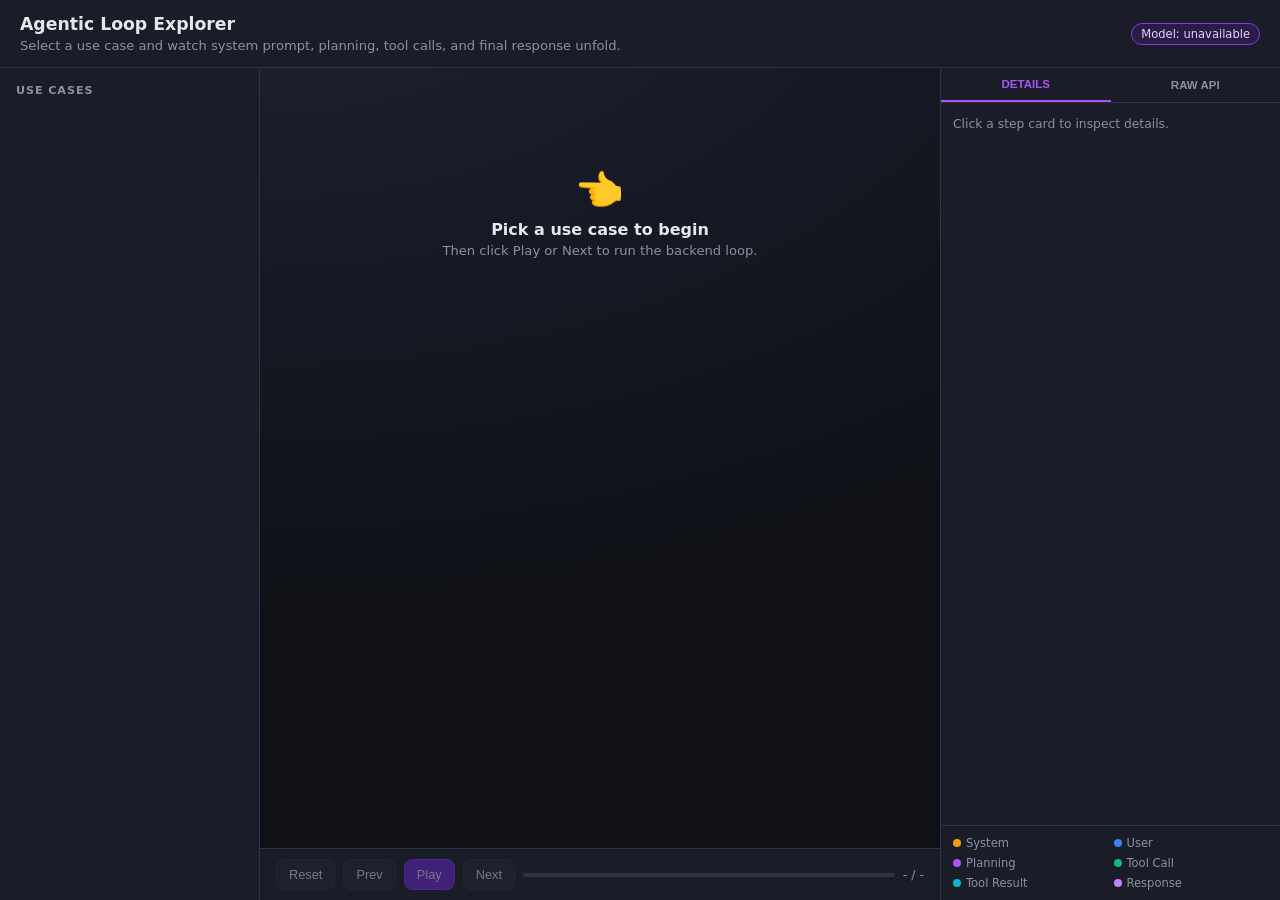
<file: AgenticFlow/index.html>
<!doctype html>
<html lang="en">
<head>
  <meta charset="UTF-8" />
  <meta name="viewport" content="width=device-width, initial-scale=1" />
  <title>Agentic Loop Explorer</title>
  <link rel="stylesheet" href="styles.css" />
</head>
<body>
  <header>
    <div>
      <h1>Agentic Loop Explorer</h1>
      <p>Select a use case and watch system prompt, planning, tool calls, and final response unfold.</p>
    </div>
    <span class="badge" id="modelBadge">Model: loading...</span>
  </header>

  <div class="main">
    <aside class="sidebar">
      <h2>Use Cases</h2>
      <div id="caseList" class="case-list"></div>
    </aside>

    <section class="flow-area">
      <div class="flow-scroll" id="flowScroll">
        <div class="empty-state">
          <div class="empty-icon">👈</div>
          <div class="empty-title">Pick a use case to begin</div>
          <div class="empty-sub">Then click Play or Next to run the backend loop.</div>
        </div>
      </div>

      <div class="controls">
        <button class="btn" id="btnReset" disabled>Reset</button>
        <button class="btn" id="btnPrev" disabled>Prev</button>
        <button class="btn primary" id="btnPlay" disabled>Play</button>
        <button class="btn" id="btnNext" disabled>Next</button>
        <div class="progress-bar"><div class="progress-fill" id="progressFill"></div></div>
        <span class="step-counter" id="stepCounter">- / -</span>
      </div>
    </section>

    <aside class="detail-panel">
      <div class="tab-bar">
        <button class="tab-btn active" data-tab="details">Details</button>
        <button class="tab-btn" data-tab="raw">Raw API</button>
      </div>
      <div id="paneDetails" class="pane active">
        <div id="detailContent" class="pane-content empty">Click a step card to inspect details.</div>
      </div>
      <div id="paneRaw" class="pane">
        <div id="rawContent" class="pane-content empty">Click a step card to inspect payloads.</div>
      </div>
      <div class="legend">
        <div><span class="dot system"></span>System</div>
        <div><span class="dot user"></span>User</div>
        <div><span class="dot planning"></span>Planning</div>
        <div><span class="dot tool_call"></span>Tool Call</div>
        <div><span class="dot tool_result"></span>Tool Result</div>
        <div><span class="dot response"></span>Response</div>
      </div>
    </aside>
  </div>

  <script src="app.js"></script>
</body>
</html>
</file>
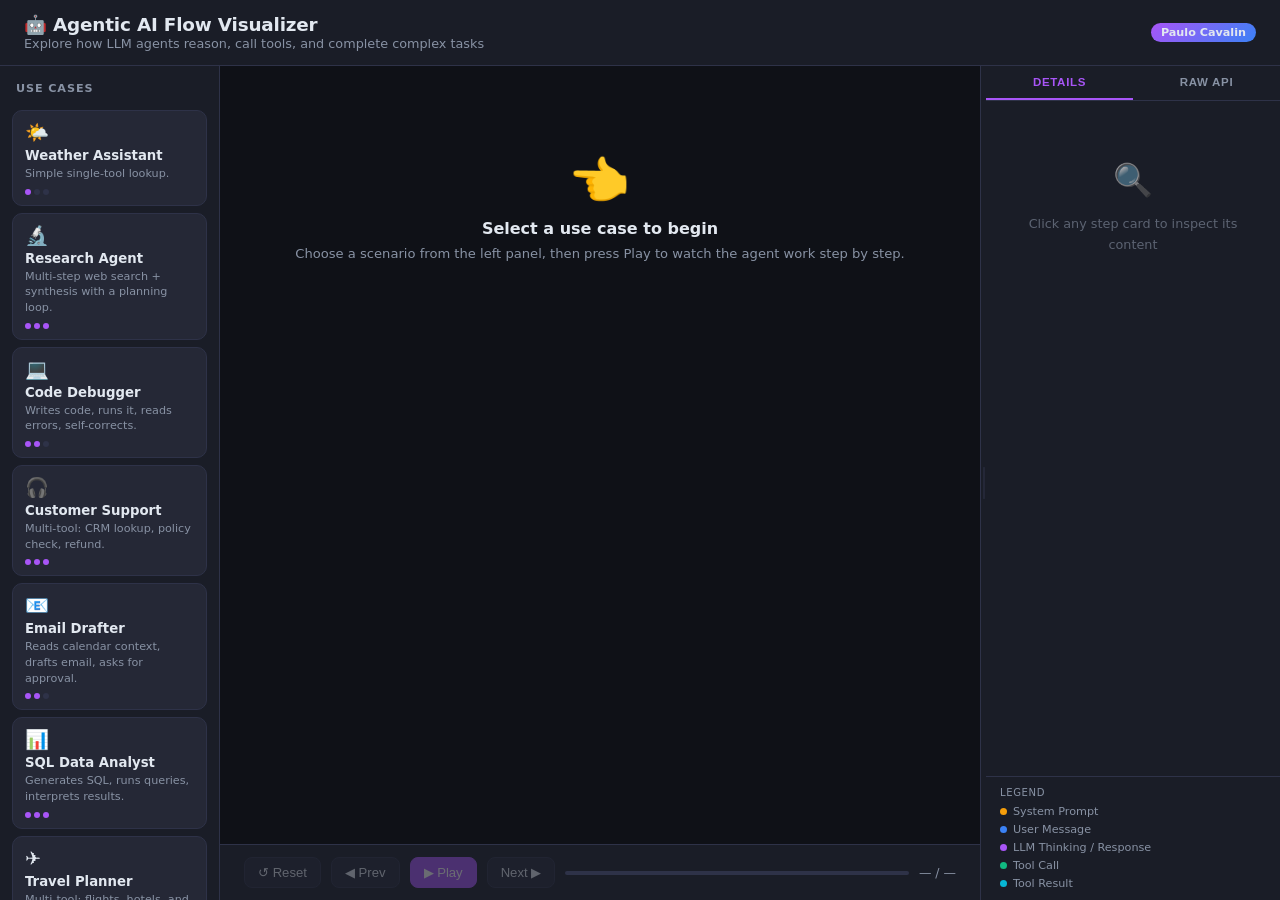
<file: agentic_flow.html>
<!DOCTYPE html>
<html lang="en">
<head>
<meta charset="UTF-8" />
<meta name="viewport" content="width=device-width, initial-scale=1.0" />
<title>Agentic AI Flow Visualizer</title>
<style>
  :root {
    --bg: #0f1117;
    --bg2: #1a1d27;
    --bg3: #252836;
    --border: #2e3248;
    --text: #e2e8f0;
    --text-dim: #8892a4;
    --user: #3b82f6;
    --user-bg: #1e3a5f;
    --llm: #a855f7;
    --llm-bg: #3b1f5e;
    --tool: #10b981;
    --tool-bg: #064e3b;
    --system: #f59e0b;
    --system-bg: #451a03;
    --result: #06b6d4;
    --result-bg: #083344;
    --radius: 10px;
    --radius-lg: 16px;
  }
  * { box-sizing: border-box; margin: 0; padding: 0; }
  body {
    background: var(--bg);
    color: var(--text);
    font-family: 'Segoe UI', system-ui, sans-serif;
    height: 100vh;
    display: flex;
    flex-direction: column;
    overflow: hidden;
  }

  /* HEADER */
  header {
    background: var(--bg2);
    border-bottom: 1px solid var(--border);
    padding: 14px 24px;
    display: flex;
    align-items: center;
    gap: 16px;
    flex-shrink: 0;
  }
  header h1 { font-size: 1.15rem; font-weight: 700; letter-spacing: -0.01em; }
  header p { font-size: 0.8rem; color: var(--text-dim); }
  .badge {
    background: linear-gradient(135deg, var(--llm), var(--user));
    padding: 3px 10px;
    border-radius: 20px;
    font-size: 0.7rem;
    font-weight: 600;
    margin-left: auto;
  }

  /* LAYOUT */
  .main { display: flex; flex: 1; overflow: hidden; }

  /* SIDEBAR */
  .sidebar {
    width: 220px;
    flex-shrink: 0;
    background: var(--bg2);
    border-right: 1px solid var(--border);
    display: flex;
    flex-direction: column;
    overflow-y: auto;
    padding: 16px 12px;
    gap: 7px;
  }
  .sidebar h2 { font-size: 0.7rem; text-transform: uppercase; letter-spacing: 0.08em; color: var(--text-dim); padding: 0 4px 8px; }
  .case-card {
    border: 1px solid var(--border);
    border-radius: var(--radius);
    padding: 10px 12px;
    cursor: pointer;
    transition: all 0.15s;
    background: var(--bg3);
  }
  .case-card:hover { border-color: var(--llm); transform: translateX(2px); }
  .case-card.active { border-color: var(--llm); background: var(--llm-bg); box-shadow: 0 0 0 1px var(--llm); }
  .case-card .icon { font-size: 1.2rem; margin-bottom: 4px; }
  .case-card .title { font-size: 0.83rem; font-weight: 600; margin-bottom: 3px; }
  .case-card .desc { font-size: 0.7rem; color: var(--text-dim); line-height: 1.4; }
  .case-card .complexity { margin-top: 7px; display: flex; gap: 3px; }
  .dot { width: 6px; height: 6px; border-radius: 50%; background: var(--border); }
  .dot.filled { background: var(--llm); }

  /* CENTER: FLOW */
  .flow-area { flex: 1; display: flex; flex-direction: column; overflow: hidden; }
  .flow-scroll {
    flex: 1;
    overflow-y: auto;
    padding: 24px;
    display: flex;
    flex-direction: column;
    align-items: center;
    gap: 0;
  }

  /* STEP CARD */
  .step-wrapper {
    width: 100%;
    max-width: 660px;
    display: flex;
    flex-direction: column;
    align-items: center;
    opacity: 0;
    transform: translateY(20px);
    transition: opacity 0.4s ease, transform 0.4s ease;
  }
  .step-wrapper.visible { opacity: 1; transform: translateY(0); }
  .step-card {
    width: 100%;
    border-radius: var(--radius-lg);
    border: 1px solid var(--border);
    overflow: hidden;
    cursor: pointer;
    transition: border-color 0.2s, box-shadow 0.2s;
  }
  .step-card:hover { box-shadow: 0 4px 20px rgba(0,0,0,0.4); }

  .step-header {
    display: flex;
    align-items: center;
    gap: 10px;
    padding: 11px 15px;
    font-size: 0.82rem;
    font-weight: 600;
    letter-spacing: 0.01em;
  }
  .step-icon { font-size: 1.05rem; }
  .step-type { font-size: 0.67rem; text-transform: uppercase; letter-spacing: 0.06em; opacity: 0.7; margin-left: auto; }

  .step-body { padding: 0 15px 13px; }
  .step-body pre {
    font-family: 'Courier New', monospace;
    font-size: 0.78rem;
    line-height: 1.55;
    color: var(--text);
    white-space: pre-wrap;
    word-break: break-word;
  }
  .expand-hint { font-size: 0.67rem; color: var(--text-dim); margin-top: 5px; opacity: 0.6; }

  /* Type colors */
  .type-system    { --tc: var(--system); --tbg: var(--system-bg); }
  .type-user      { --tc: var(--user);   --tbg: var(--user-bg); }
  .type-thinking  { --tc: var(--llm);    --tbg: var(--llm-bg); }
  .type-tool_call { --tc: var(--tool);   --tbg: var(--tool-bg); }
  .type-tool_result { --tc: var(--result); --tbg: var(--result-bg); }
  .type-response  { --tc: var(--llm);    --tbg: var(--llm-bg); }
  .type-loop      { --tc: #f97316;       --tbg: #431407; }

  .step-card { border-color: var(--tc, var(--border)); }
  .step-header { background: var(--tbg, var(--bg3)); color: var(--tc, var(--text)); }
  .step-body { background: var(--bg3); }
  .step-card.active-card { border-color: var(--tc); box-shadow: 0 0 0 2px var(--tc), 0 4px 24px rgba(0,0,0,0.5); }

  /* ARROW */
  .arrow {
    display: flex;
    flex-direction: column;
    align-items: center;
    padding: 4px 0;
    opacity: 0;
    transition: opacity 0.3s 0.2s;
  }
  .arrow.visible { opacity: 1; }
  .arrow-line { width: 2px; height: 20px; background: linear-gradient(to bottom, var(--border), var(--llm)); }
  .arrow-head { width: 0; height: 0; border-left: 5px solid transparent; border-right: 5px solid transparent; border-top: 7px solid var(--llm); }

  .loop-badge {
    display: inline-flex;
    align-items: center;
    gap: 4px;
    background: #431407;
    border: 1px solid #f97316;
    color: #f97316;
    border-radius: 20px;
    padding: 4px 10px;
    font-size: 0.7rem;
    font-weight: 600;
    margin: 4px auto 6px;
  }

  /* CONTROLS */
  .controls {
    background: var(--bg2);
    border-top: 1px solid var(--border);
    padding: 12px 24px;
    display: flex;
    align-items: center;
    gap: 10px;
    flex-shrink: 0;
  }
  .btn {
    background: var(--bg3);
    border: 1px solid var(--border);
    color: var(--text);
    border-radius: 8px;
    padding: 7px 13px;
    cursor: pointer;
    font-size: 0.82rem;
    font-weight: 500;
    transition: all 0.15s;
  }
  .btn:hover { background: var(--border); }
  .btn.primary { background: var(--llm); border-color: var(--llm); color: white; }
  .btn.primary:hover { opacity: 0.85; }
  .btn:disabled { opacity: 0.35; cursor: not-allowed; }
  .progress-bar { flex: 1; height: 4px; background: var(--border); border-radius: 2px; overflow: hidden; }
  .progress-fill { height: 100%; background: linear-gradient(to right, var(--user), var(--llm)); border-radius: 2px; transition: width 0.4s ease; }
  .step-counter { font-size: 0.78rem; color: var(--text-dim); white-space: nowrap; }

  /* DETAIL PANEL (right) */
  .detail-panel {
    width: 300px;
    min-width: 160px;
    max-width: 650px;
    flex-shrink: 0;
    background: var(--bg2);
    border-left: 1px solid var(--border);
    display: flex;
    flex-direction: row;
    overflow: hidden;
  }
  .resize-handle {
    width: 5px;
    flex-shrink: 0;
    cursor: col-resize;
    background: transparent;
    transition: background 0.15s;
    position: relative;
  }
  .resize-handle:hover, .resize-handle.dragging { background: var(--llm); }
  .resize-handle::after {
    content: '';
    position: absolute;
    top: 50%; left: 50%;
    transform: translate(-50%, -50%);
    width: 1px; height: 32px;
    background: var(--border);
    border-radius: 1px;
    transition: background 0.15s;
  }
  .resize-handle:hover::after, .resize-handle.dragging::after { background: var(--llm); }
  .detail-panel-inner { flex: 1; display: flex; flex-direction: column; overflow: hidden; }

  /* TABS */
  .tab-bar {
    display: flex;
    border-bottom: 1px solid var(--border);
    flex-shrink: 0;
    background: var(--bg2);
  }
  .tab-btn {
    flex: 1;
    padding: 10px 8px;
    font-size: 0.72rem;
    font-weight: 600;
    text-transform: uppercase;
    letter-spacing: 0.06em;
    color: var(--text-dim);
    background: transparent;
    border: none;
    cursor: pointer;
    border-bottom: 2px solid transparent;
    transition: all 0.15s;
  }
  .tab-btn:hover { color: var(--text); }
  .tab-btn.active { color: var(--llm); border-bottom-color: var(--llm); }

  .tab-pane { display: none; flex: 1; overflow-y: auto; }
  .tab-pane.active { display: flex; flex-direction: column; }

  /* DETAILS TAB */
  .detail-content {
    flex: 1;
    overflow-y: auto;
    padding: 14px;
    font-size: 0.78rem;
    line-height: 1.6;
    color: var(--text-dim);
  }
  .detail-content .field { margin-bottom: 12px; }
  .detail-content .field-label {
    font-size: 0.67rem;
    font-weight: 700;
    text-transform: uppercase;
    letter-spacing: 0.06em;
    margin-bottom: 4px;
    color: var(--text-dim);
  }
  .detail-content .field-value {
    background: var(--bg3);
    border: 1px solid var(--border);
    border-radius: 7px;
    padding: 7px 9px;
    font-family: 'Courier New', monospace;
    font-size: 0.74rem;
    color: var(--text);
    white-space: pre-wrap;
    word-break: break-word;
  }

  /* RAW API TAB */
  .raw-content {
    flex: 1;
    overflow-y: auto;
    padding: 14px;
    display: flex;
    flex-direction: column;
    gap: 14px;
  }
  .raw-block { display: flex; flex-direction: column; gap: 6px; }
  .raw-label {
    font-size: 0.67rem;
    font-weight: 700;
    text-transform: uppercase;
    letter-spacing: 0.06em;
    display: flex;
    align-items: center;
    gap: 6px;
  }
  .raw-label.request { color: var(--user); }
  .raw-label.response { color: var(--tool); }
  .raw-label.none { color: var(--text-dim); }
  .raw-label .pill {
    font-size: 0.6rem;
    padding: 1px 6px;
    border-radius: 10px;
    font-weight: 600;
  }
  .raw-label.request .pill { background: var(--user-bg); color: var(--user); border: 1px solid var(--user); }
  .raw-label.response .pill { background: var(--tool-bg); color: var(--tool); border: 1px solid var(--tool); }
  .raw-code {
    background: var(--bg);
    border: 1px solid var(--border);
    border-radius: 8px;
    padding: 10px 12px;
    font-family: 'Courier New', monospace;
    font-size: 0.71rem;
    line-height: 1.55;
    color: #a5f3fc;
    white-space: pre-wrap;
    word-break: break-word;
    overflow-x: auto;
  }
  .raw-code .json-key { color: #93c5fd; }
  .raw-code .json-str { color: #86efac; }
  .raw-code .json-num { color: #fca5a5; }
  .raw-code .json-bool { color: #fdba74; }
  .raw-note {
    font-size: 0.7rem;
    color: var(--text-dim);
    font-style: italic;
    padding: 6px 0 2px;
  }

  /* LEGEND */
  .legend {
    padding: 10px 14px;
    border-top: 1px solid var(--border);
    display: flex;
    flex-direction: column;
    gap: 5px;
    flex-shrink: 0;
  }
  .legend-title { font-size: 0.63rem; text-transform: uppercase; letter-spacing: 0.06em; color: var(--text-dim); margin-bottom: 2px; }
  .legend-item { display: flex; align-items: center; gap: 6px; font-size: 0.7rem; color: var(--text-dim); }
  .legend-dot { width: 7px; height: 7px; border-radius: 50%; flex-shrink: 0; }

  /* EMPTY STATE */
  .empty-detail {
    text-align: center;
    padding: 40px 20px;
    font-size: 0.8rem;
    color: var(--text-dim);
    opacity: 0.6;
  }
  .empty-detail .em-icon { font-size: 2rem; margin-bottom: 8px; }

  /* Scrollbar */
  ::-webkit-scrollbar { width: 4px; }
  ::-webkit-scrollbar-track { background: transparent; }
  ::-webkit-scrollbar-thumb { background: var(--border); border-radius: 2px; }
</style>
</head>
<body>

<header>
  <div>
    <h1>🤖 Agentic AI Flow Visualizer</h1>
    <p>Explore how LLM agents reason, call tools, and complete complex tasks</p>
  </div>
  <span class="badge">Paulo Cavalin</span>
</header>

<div class="main">

  <!-- SIDEBAR -->
  <aside class="sidebar">
    <h2>Use Cases</h2>
  </aside>

  <!-- CENTER: animated flow -->
  <div class="flow-area">
    <div class="flow-scroll" id="flowScroll">
      <div class="step-wrapper visible" style="max-width:660px;opacity:1;transform:none;">
        <div style="text-align:center;padding:60px 20px;color:var(--text-dim);">
          <div style="font-size:3rem;margin-bottom:12px;">👈</div>
          <div style="font-size:1rem;font-weight:600;color:var(--text);">Select a use case to begin</div>
          <div style="font-size:0.82rem;margin-top:8px;">Choose a scenario from the left panel, then press Play to watch the agent work step by step.</div>
        </div>
      </div>
    </div>
    <div class="controls">
      <button class="btn" id="btnReset" onclick="resetFlow()" disabled>↺ Reset</button>
      <button class="btn" id="btnPrev" onclick="stepBack()" disabled>◀ Prev</button>
      <button class="btn primary" id="btnPlay" onclick="togglePlay()" disabled>▶ Play</button>
      <button class="btn" id="btnNext" onclick="stepForward()" disabled>Next ▶</button>
      <div class="progress-bar"><div class="progress-fill" id="progressFill" style="width:0%"></div></div>
      <span class="step-counter" id="stepCounter">— / —</span>
    </div>
  </div>

  <!-- RIGHT: detail panel -->
  <div class="detail-panel" id="detailPanel">
    <div class="resize-handle" id="resizeHandle"></div>
    <div class="detail-panel-inner">

      <!-- Tabs -->
      <div class="tab-bar">
        <button class="tab-btn active" id="tabBtnDetails" onclick="setTab('details')">Details</button>
        <button class="tab-btn" id="tabBtnRaw" onclick="setTab('raw')">Raw API</button>
      </div>

      <!-- Details pane -->
      <div class="tab-pane active" id="paneDetails">
        <div class="detail-content" id="detailContent">
          <div class="empty-detail"><div class="em-icon">🔍</div><div>Click any step card to inspect its content</div></div>
        </div>
      </div>

      <!-- Raw API pane -->
      <div class="tab-pane" id="paneRaw">
        <div class="raw-content" id="rawContent">
          <div class="empty-detail"><div class="em-icon">📡</div><div>Click any step to see raw API payloads</div></div>
        </div>
      </div>

      <!-- Legend -->
      <div class="legend">
        <div class="legend-title">Legend</div>
        <div class="legend-item"><div class="legend-dot" style="background:var(--system)"></div> System Prompt</div>
        <div class="legend-item"><div class="legend-dot" style="background:var(--user)"></div> User Message</div>
        <div class="legend-item"><div class="legend-dot" style="background:var(--llm)"></div> LLM Thinking / Response</div>
        <div class="legend-item"><div class="legend-dot" style="background:var(--tool)"></div> Tool Call</div>
        <div class="legend-item"><div class="legend-dot" style="background:var(--result)"></div> Tool Result</div>
      </div>

    </div>
  </div>
</div>

<script>
// ─────────────────────────────────────────────────────────────────────────────
// USE CASE DATA  (synthetic / static)
// Each step has: type, label, icon, summary, content, detail, raw
//   raw.request  = JSON string of the payload sent TO the Claude API
//   raw.response = JSON string of the payload received FROM the Claude API
//   raw.note     = optional explanatory note
// ─────────────────────────────────────────────────────────────────────────────
const USE_CASES = [

  // ── 1. WEATHER ASSISTANT ─────────────────────────────────────────────────
  {
    id: 'weather', icon: '🌤️', title: 'Weather Assistant',
    desc: 'Simple single-tool lookup.',
    complexity: 1,
    steps: [
      {
        type: 'system', label: 'System Prompt', icon: '⚙️',
        summary: "Define the agent's role and available tools",
        content: `You are a helpful weather assistant. You have access to:

  get_weather(city: string, units: "metric"|"imperial") → WeatherData

Use it whenever the user asks about weather. Present temperatures clearly and suggest appropriate clothing or activities.`,
        detail: { 'Role': 'Weather assistant', 'Tools': 'get_weather(city, units)', 'Model': 'claude-opus-4-6', 'Max tokens': '4096' },
        raw: {
          request: `{
  "model": "claude-opus-4-6",
  "max_tokens": 4096,
  "system": "You are a helpful weather assistant...",
  "tools": [
    {
      "name": "get_weather",
      "description": "Get current weather for a city",
      "input_schema": {
        "type": "object",
        "properties": {
          "city":  { "type": "string" },
          "units": { "type": "string", "enum": ["metric","imperial"] }
        },
        "required": ["city","units"]
      }
    }
  ],
  "messages": []
}`,
          note: 'No API call yet — this shows the initial request structure that will be used when the first user message arrives.'
        }
      },
      {
        type: 'user', label: 'User Message', icon: '👤',
        summary: "What's the weather like in São Paulo right now?",
        content: `What's the weather like in São Paulo right now?`,
        detail: { 'Role': 'user', 'Turn': '1 of 2', 'Input tokens': '~28' },
        raw: {
          request: `{
  "model": "claude-opus-4-6",
  "max_tokens": 4096,
  "system": "You are a helpful weather assistant...",
  "tools": [ { "name": "get_weather", ... } ],
  "messages": [
    {
      "role": "user",
      "content": "What's the weather like in São Paulo right now?"
    }
  ]
}`,
          note: 'The user message is appended to the messages array. The full request is now sent to the API.'
        }
      },
      {
        type: 'thinking', label: 'LLM Reasoning', icon: '🧠',
        summary: 'Model decides it needs to call get_weather to answer.',
        content: `<thinking>
The user is asking about current weather in São Paulo.
I have the get_weather tool available.
I should call it with city="São Paulo" and units="metric"
since the user didn't specify a unit preference.
</thinking>`,
        detail: { 'Decision': 'Call get_weather', 'Reasoning tokens': '~45', 'Note': 'Thinking tokens are billed but hidden from the user.' },
        raw: {
          response: `{
  "id": "msg_01XHrA2k8nPqW",
  "type": "message",
  "role": "assistant",
  "content": [
    {
      "type": "thinking",
      "thinking": "The user is asking about current weather in São Paulo. I have the get_weather tool available. I should call it with city=\\"São Paulo\\" and units=\\"metric\\"."
    },
    {
      "type": "tool_use",
      "id": "tool_call_abc123",
      "name": "get_weather",
      "input": {
        "city": "São Paulo",
        "units": "metric"
      }
    }
  ],
  "model": "claude-opus-4-6",
  "stop_reason": "tool_use",
  "usage": {
    "input_tokens": 73,
    "output_tokens": 89,
    "cache_creation_input_tokens": 0,
    "cache_read_input_tokens": 0
  }
}`,
          note: 'stop_reason is "tool_use" — the model is pausing to let the orchestrator execute the tool.'
        }
      },
      {
        type: 'tool_call', label: 'Tool Call', icon: '🔧',
        summary: 'get_weather("São Paulo", "metric")',
        content: `Tool: get_weather
Arguments: {
  "city": "São Paulo",
  "units": "metric"
}`,
        detail: { 'Tool': 'get_weather', 'Call ID': 'tool_call_abc123', 'Latency': '~340 ms' },
        raw: {
          response: `// Extracted from the assistant message above:
{
  "type": "tool_use",
  "id": "tool_call_abc123",
  "name": "get_weather",
  "input": {
    "city": "São Paulo",
    "units": "metric"
  }
}`,
          note: 'The orchestrator parses this tool_use block and invokes the actual get_weather function with the given arguments.'
        }
      },
      {
        type: 'tool_result', label: 'Tool Result', icon: '📦',
        summary: '26°C, partly cloudy, humidity 72%',
        content: `{
  "city": "São Paulo",
  "temperature": 26,
  "feels_like": 28,
  "humidity": 72,
  "condition": "Partly cloudy",
  "wind_kph": 14,
  "uv_index": 6
}`,
        detail: { 'Source': 'WeatherAPI (simulated)', 'Call ID matched': 'tool_call_abc123', 'Data freshness': '10 min cache' },
        raw: {
          request: `{
  "model": "claude-opus-4-6",
  "max_tokens": 4096,
  "system": "You are a helpful weather assistant...",
  "tools": [ { "name": "get_weather", ... } ],
  "messages": [
    {
      "role": "user",
      "content": "What's the weather like in São Paulo right now?"
    },
    {
      "role": "assistant",
      "content": [
        { "type": "thinking", "thinking": "..." },
        { "type": "tool_use", "id": "tool_call_abc123",
          "name": "get_weather",
          "input": { "city": "São Paulo", "units": "metric" } }
      ]
    },
    {
      "role": "user",
      "content": [
        {
          "type": "tool_result",
          "tool_use_id": "tool_call_abc123",
          "content": "{\\"city\\":\\"São Paulo\\",\\"temperature\\":26,\\"feels_like\\":28,\\"humidity\\":72,\\"condition\\":\\"Partly cloudy\\",\\"wind_kph\\":14,\\"uv_index\\":6}"
        }
      ]
    }
  ]
}`,
          note: 'Tool results are returned as a user-role message containing tool_result content blocks. The full conversation history is re-sent on every API call.'
        }
      },
      {
        type: 'response', label: 'LLM Response', icon: '💬',
        summary: 'Friendly summary with clothing suggestion',
        content: `Right now in São Paulo it's **26°C** (feels like 28°C) with partly cloudy skies and 72% humidity.

There's a light breeze at 14 km/h and the UV index is at 6 — moderate to high, so sunscreen is a good idea if you're heading outside.

A light breathable outfit would be perfect! ☀️`,
        detail: { 'Role': 'assistant', 'Used tool result': 'Yes', 'Output tokens': '~72', 'Total cost': '~$0.0003' },
        raw: {
          response: `{
  "id": "msg_02YKbB3l9pRx",
  "type": "message",
  "role": "assistant",
  "content": [
    {
      "type": "text",
      "text": "Right now in São Paulo it's **26°C** (feels like 28°C) with partly cloudy skies and 72% humidity.\\n\\nThere's a light breeze at 14 km/h and the UV index is at 6 — moderate to high, so sunscreen is a good idea if you're heading outside.\\n\\nA light breathable outfit would be perfect! ☀️"
    }
  ],
  "model": "claude-opus-4-6",
  "stop_reason": "end_turn",
  "usage": {
    "input_tokens": 178,
    "output_tokens": 72
  }
}`,
          note: 'stop_reason is "end_turn" — the model finished the response and no further tool calls are needed.'
        }
      }
    ]
  },

  // ── 2. RESEARCH AGENT ────────────────────────────────────────────────────
  {
    id: 'research', icon: '🔬', title: 'Research Agent',
    desc: 'Multi-step web search + synthesis with a planning loop.',
    complexity: 3,
    steps: [
      {
        type: 'system', label: 'System Prompt', icon: '⚙️',
        summary: 'Research agent with web search and scraping tools',
        content: `You are an expert research assistant. You can use:

  web_search(query: string, max_results: int) → SearchResults
  scrape_page(url: string) → PageContent
  summarize(text: string) → Summary

Break complex questions into sub-queries. Cite your sources. Synthesize findings into a concise report.`,
        detail: { 'Tools': 'web_search, scrape_page, summarize', 'Strategy': 'Decompose → Search → Synthesize', 'Max iterations': '10' },
        raw: {
          request: `{
  "model": "claude-opus-4-6",
  "max_tokens": 8192,
  "system": "You are an expert research assistant...",
  "tools": [
    { "name": "web_search",  "input_schema": { "properties": { "query": {...}, "max_results": {...} } } },
    { "name": "scrape_page", "input_schema": { "properties": { "url": {...} } } },
    { "name": "summarize",   "input_schema": { "properties": { "text": {...} } } }
  ],
  "messages": []
}`,
          note: 'Three tools registered. The model will decide which to call and in what order.'
        }
      },
      {
        type: 'user', label: 'User Message', icon: '👤',
        summary: 'What are the key differences between RAG and fine-tuning for LLMs?',
        content: `What are the key differences between RAG and fine-tuning for LLMs, and when should I use each approach?`,
        detail: { 'Role': 'user', 'Input tokens': '~30' },
        raw: {
          request: `{
  "model": "claude-opus-4-6",
  "max_tokens": 8192,
  "system": "You are an expert research assistant...",
  "tools": [ ... ],
  "messages": [
    {
      "role": "user",
      "content": "What are the key differences between RAG and fine-tuning for LLMs, and when should I use each approach?"
    }
  ]
}`
        }
      },
      {
        type: 'thinking', label: 'LLM Planning', icon: '🧠',
        summary: 'Agent plans 2 search queries to cover the topic thoroughly',
        content: `<thinking>
This is a multi-faceted question. I should:
1. Search for RAG overview and use cases
2. Search for a direct RAG vs fine-tuning comparison

I'll run these searches sequentially and synthesize.
</thinking>`,
        detail: { 'Plan': '2 sub-queries', 'Reasoning tokens': '~110' },
        raw: {
          response: `{
  "id": "msg_03ZLcC4m0qSy",
  "type": "message",
  "role": "assistant",
  "content": [
    { "type": "thinking", "thinking": "This is a multi-faceted question..." },
    {
      "type": "tool_use",
      "id": "tool_call_s001",
      "name": "web_search",
      "input": {
        "query": "RAG retrieval augmented generation LLM when to use",
        "max_results": 3
      }
    }
  ],
  "stop_reason": "tool_use",
  "usage": { "input_tokens": 95, "output_tokens": 130 }
}`
        }
      },
      {
        type: 'tool_call', label: 'Tool Call #1', icon: '🔧',
        summary: 'web_search("RAG retrieval augmented generation when to use")',
        content: `Tool: web_search
Arguments: {
  "query": "RAG retrieval augmented generation LLM when to use",
  "max_results": 3
}`,
        detail: { 'Tool': 'web_search', 'Call ID': 'tool_call_s001' },
        raw: {
          response: `// tool_use block from assistant message:
{
  "type": "tool_use",
  "id": "tool_call_s001",
  "name": "web_search",
  "input": {
    "query": "RAG retrieval augmented generation LLM when to use",
    "max_results": 3
  }
}`
        }
      },
      {
        type: 'tool_result', label: 'Tool Result #1', icon: '📦',
        summary: '3 search results about RAG returned',
        content: `[
  { "title": "What is RAG? — Anthropic Docs", "snippet": "RAG combines retrieval systems with LLMs to ground responses in current data..." },
  { "title": "RAG vs Fine-tuning: A Practical Guide", "snippet": "RAG is ideal when your data changes frequently..." },
  { "title": "When to use RAG — LangChain Blog", "snippet": "RAG shines for knowledge-intensive tasks with external documents..." }
]`,
        detail: { 'Results': '3', 'Latency': '~520ms' },
        raw: {
          request: `// New API call with tool result appended:
{
  "messages": [
    { "role": "user", "content": "What are the key differences..." },
    { "role": "assistant", "content": [ { "type": "thinking", ... }, { "type": "tool_use", "id": "tool_call_s001", ... } ] },
    {
      "role": "user",
      "content": [
        {
          "type": "tool_result",
          "tool_use_id": "tool_call_s001",
          "content": "[{\\"title\\":\\"What is RAG?\\", \\"snippet\\":\\"RAG combines retrieval systems...\\"}]"
        }
      ]
    }
  ]
}`
        }
      },
      {
        type: 'tool_call', label: 'Tool Call #2', icon: '🔧',
        summary: 'web_search("LLM fine-tuning vs RAG comparison")',
        content: `Tool: web_search
Arguments: {
  "query": "LLM fine-tuning vs RAG comparison 2024",
  "max_results": 3
}`,
        detail: { 'Tool': 'web_search', 'Call ID': 'tool_call_s002' },
        raw: {
          response: `{
  "role": "assistant",
  "content": [
    {
      "type": "tool_use",
      "id": "tool_call_s002",
      "name": "web_search",
      "input": { "query": "LLM fine-tuning vs RAG comparison 2024", "max_results": 3 }
    }
  ],
  "stop_reason": "tool_use",
  "usage": { "input_tokens": 312, "output_tokens": 55 }
}`
        }
      },
      {
        type: 'tool_result', label: 'Tool Result #2', icon: '📦',
        summary: '3 comparison results returned',
        content: `[
  { "title": "Fine-tuning vs RAG: 2024 Breakdown", "snippet": "Fine-tuning modifies model weights, RAG adds external context at inference..." },
  { "title": "Choosing between RAG and fine-tuning", "snippet": "Fine-tuning is best for teaching new skills or consistent output formats..." },
  { "title": "RAG + Fine-tuning hybrid approaches", "snippet": "Combining both achieves state-of-the-art results on knowledge tasks..." }
]`,
        detail: { 'Results': '3', 'Latency': '~480ms' },
        raw: {
          request: `// messages array now has 5 turns (user, assistant+tool, user+result, assistant+tool, user+result):
{
  "messages": [
    ...,
    {
      "role": "user",
      "content": [
        {
          "type": "tool_result",
          "tool_use_id": "tool_call_s002",
          "content": "[{\\"title\\":\\"Fine-tuning vs RAG: 2024\\", ...}]"
        }
      ]
    }
  ]
}`
        }
      },
      {
        type: 'loop', label: 'Agent Loop', icon: '🔄',
        summary: 'Agent decides it has enough data — exits the search loop',
        content: `Agent evaluation:
✅ RAG overview — covered
✅ Fine-tuning overview — covered
✅ Comparative analysis — covered

Decision: Sufficient data gathered. Proceed to synthesis.`,
        detail: { 'Iterations': '2 of 10 max', 'Stop reason': 'Sufficient data', 'Next': 'Synthesize' },
        raw: {
          note: 'No API call at this step. The orchestrator code checks a stop condition (max iterations reached, or model returned end_turn without a tool call). Here the model itself decides to stop searching.'
        }
      },
      {
        type: 'response', label: 'LLM Response', icon: '💬',
        summary: 'Comprehensive comparison with decision framework',
        content: `**RAG** retrieves documents at inference time; **Fine-tuning** updates model weights.

Use **RAG** when: data changes often, you need citations, or your knowledge base is large.
Use **Fine-tuning** when: you need a consistent output style, domain vocabulary, or a specific skill baked in.

💡 Many production systems combine both.`,
        detail: { 'Sources synthesized': '6', 'Output tokens': '~210', 'Total tool calls': '2' },
        raw: {
          response: `{
  "id": "msg_07PLhH8r3vWb",
  "type": "message",
  "role": "assistant",
  "content": [
    {
      "type": "text",
      "text": "**RAG** retrieves documents at inference time; **Fine-tuning** updates model weights.\\n\\nUse **RAG** when: data changes often..."
    }
  ],
  "stop_reason": "end_turn",
  "usage": {
    "input_tokens": 612,
    "output_tokens": 210
  }
}`
        }
      }
    ]
  },

  // ── 3. CODE DEBUGGER ─────────────────────────────────────────────────────
  {
    id: 'code', icon: '💻', title: 'Code Debugger',
    desc: 'Writes code, runs it, reads errors, self-corrects.',
    complexity: 2,
    steps: [
      {
        type: 'system', label: 'System Prompt', icon: '⚙️',
        summary: 'Coding agent with code execution and file system access',
        content: `You are an expert Python engineer. Available tools:

  run_code(code: string, language: "python") → ExecutionResult
  read_file(path: string) → FileContent
  write_file(path: string, content: string) → WriteResult

Write clean code. When execution fails, read the error carefully and fix it. Always test before returning.`,
        detail: { 'Tools': 'run_code, read_file, write_file', 'Max retries': '3' },
        raw: {
          request: `{
  "model": "claude-opus-4-6",
  "max_tokens": 4096,
  "system": "You are an expert Python engineer...",
  "tools": [
    { "name": "run_code",   "input_schema": { "properties": { "code": {...}, "language": {...} } } },
    { "name": "read_file",  "input_schema": { "properties": { "path": {...} } } },
    { "name": "write_file", "input_schema": { "properties": { "path": {...}, "content": {...} } } }
  ],
  "messages": []
}`
        }
      },
      {
        type: 'user', label: 'User Message', icon: '👤',
        summary: 'Write a palindrome detector function and test it.',
        content: `Write a Python function that checks if a string is a palindrome (ignoring spaces and capitalization), then test it with a few examples.`,
        detail: { 'Role': 'user' },
        raw: {
          request: `{
  "messages": [
    {
      "role": "user",
      "content": "Write a Python function that checks if a string is a palindrome..."
    }
  ]
}`
        }
      },
      {
        type: 'thinking', label: 'LLM Reasoning', icon: '🧠',
        summary: 'Agent writes the function and test cases, then plans to run them',
        content: `<thinking>
I need to:
1. Write is_palindrome() — strip spaces, lowercase, compare to reverse
2. Test with: "racecar", "A man a plan a canal Panama", "hello"
3. Run the code and verify the output before returning
</thinking>`,
        detail: { 'Plan': 'Write → Execute → Verify', 'Reasoning tokens': '~60' },
        raw: {
          response: `{
  "id": "msg_04AMdD5n1rTz",
  "role": "assistant",
  "content": [
    { "type": "thinking", "thinking": "I need to: 1. Write is_palindrome()..." },
    {
      "type": "tool_use",
      "id": "tool_call_c001",
      "name": "run_code",
      "input": {
        "language": "python",
        "code": "def is_palindrome(s):\\n    cleaned = s.replace(' ','').lower()\\n    return cleaned == cleaned[::-1]\\n\\nfor text, expected in [('racecar',True),('A man a plan a canal Panama',True),('hello',False)]:\\n    result = is_palindrome(text)\\n    print(f'{\\\"✅\\\" if result==expected else \\\"❌\\\"} {text!r} → {result}')"
      }
    }
  ],
  "stop_reason": "tool_use",
  "usage": { "input_tokens": 112, "output_tokens": 145 }
}`
        }
      },
      {
        type: 'tool_call', label: 'Tool Call — Run Code', icon: '🔧',
        summary: 'run_code(palindrome function + tests)',
        content: `Tool: run_code
Arguments: {
  "language": "python",
  "code": "def is_palindrome(s):\n    cleaned = s.replace(' ','').lower()\n    return cleaned == cleaned[::-1]\n\nfor text, expected in [('racecar',True),('A man...',True),('hello',False)]:\n    result = is_palindrome(text)\n    print(f'✅/❌ {text!r} → {result}')"
}`,
        detail: { 'Tool': 'run_code', 'Call ID': 'tool_call_c001', 'Sandbox': 'Isolated container', 'Timeout': '10s' },
        raw: {
          response: `// tool_use block from assistant message:
{
  "type": "tool_use",
  "id": "tool_call_c001",
  "name": "run_code",
  "input": {
    "language": "python",
    "code": "def is_palindrome(s):\\n    cleaned = s.replace(' ','').lower()\\n    return cleaned == cleaned[::-1]\\n\\n..."
  }
}`
        }
      },
      {
        type: 'tool_result', label: 'Execution Output', icon: '📦',
        summary: 'All 3 tests passed ✅',
        content: `{
  "exit_code": 0,
  "stdout": "✅ 'racecar' → True\n✅ 'A man a plan a canal Panama' → True\n✅ 'hello' → False",
  "stderr": "",
  "execution_time_ms": 42
}`,
        detail: { 'Exit code': '0 (success)', 'Tests passed': '3/3', 'Retry needed': 'No' },
        raw: {
          request: `{
  "messages": [
    { "role": "user", "content": "Write a Python function..." },
    { "role": "assistant", "content": [ { "type": "thinking", ... }, { "type": "tool_use", "id": "tool_call_c001", ... } ] },
    {
      "role": "user",
      "content": [
        {
          "type": "tool_result",
          "tool_use_id": "tool_call_c001",
          "content": "{\\"exit_code\\":0,\\"stdout\\":\\"✅ 'racecar' → True\\\\n✅ 'A man...' → True\\\\n✅ 'hello' → False\\",\\"stderr\\":\\"\\"}"
        }
      ]
    }
  ]
}`
        }
      },
      {
        type: 'response', label: 'LLM Response', icon: '💬',
        summary: 'Returns the function with explanation and verified test results',
        content: `Here's the palindrome checker — all tests passed! ✅

\`\`\`python
def is_palindrome(s: str) -> bool:
    cleaned = s.replace(' ', '').lower()
    return cleaned == cleaned[::-1]
\`\`\`

How it works: strips spaces → lowercases → compares to its own reverse.`,
        detail: { 'Code tested live': 'Yes', 'Output tokens': '~130', 'Self-correction': 'Not needed' },
        raw: {
          response: `{
  "id": "msg_05BNeE6o2sTa",
  "role": "assistant",
  "content": [
    {
      "type": "text",
      "text": "Here's the palindrome checker — all tests passed! ✅\\n\\n\`\`\`python\\ndef is_palindrome(s: str) -> bool:..."
    }
  ],
  "stop_reason": "end_turn",
  "usage": { "input_tokens": 289, "output_tokens": 130 }
}`
        }
      }
    ]
  },

  // ── 4. CUSTOMER SUPPORT ──────────────────────────────────────────────────
  {
    id: 'support', icon: '🎧', title: 'Customer Support',
    desc: 'Multi-tool: CRM lookup, policy check, refund.',
    complexity: 3,
    steps: [
      {
        type: 'system', label: 'System Prompt', icon: '⚙️',
        summary: 'Support agent with CRM, policy, and escalation tools',
        content: `You are a customer support agent for ShopEasy. Available tools:

  lookup_order(order_id: string) → OrderDetails
  check_policy(topic: string) → PolicyText
  issue_refund(order_id: string, amount: float, reason: string) → RefundConfirmation
  escalate_to_human(reason: string, urgency: "low"|"medium"|"high") → EscalationTicket

Be empathetic. Verify the order before acting. Refunds ≤ $100 are auto-approved.`,
        detail: { 'Tools': 'lookup_order, check_policy, issue_refund, escalate_to_human', 'Refund limit': '$100 auto' },
        raw: {
          request: `{
  "model": "claude-opus-4-6",
  "max_tokens": 4096,
  "system": "You are a customer support agent for ShopEasy...",
  "tools": [
    { "name": "lookup_order" },
    { "name": "check_policy" },
    { "name": "issue_refund" },
    { "name": "escalate_to_human" }
  ],
  "messages": []
}`
        }
      },
      {
        type: 'user', label: 'User Message', icon: '👤',
        summary: 'Order #SE-88421 arrived broken. I want a refund.',
        content: `Hi, my order #SE-88421 arrived with a cracked screen protector. I'm really frustrated — this is the second time this has happened. I want a full refund.`,
        detail: { 'Sentiment': 'Frustrated', 'Intent': 'Refund request' },
        raw: {
          request: `{
  "messages": [
    {
      "role": "user",
      "content": "Hi, my order #SE-88421 arrived with a cracked screen protector. I'm really frustrated — this is the second time this has happened. I want a full refund."
    }
  ]
}`
        }
      },
      {
        type: 'thinking', label: 'LLM Reasoning', icon: '🧠',
        summary: 'Agent plans: verify order → check policy → decide on refund',
        content: `<thinking>
Customer is frustrated (second issue). Plan:
1. lookup_order("SE-88421") to verify and get the amount
2. check_policy("damaged item refund") to confirm eligibility
3. If amount ≤ $100 → issue_refund automatically
4. If > $100 → escalate_to_human
</thinking>`,
        detail: { 'Plan': '3-step resolution', 'Escalation risk': 'Low (likely small item)' },
        raw: {
          response: `{
  "role": "assistant",
  "content": [
    { "type": "thinking", "thinking": "Customer is frustrated (second issue)..." },
    {
      "type": "tool_use",
      "id": "tool_call_p001",
      "name": "lookup_order",
      "input": { "order_id": "SE-88421" }
    }
  ],
  "stop_reason": "tool_use",
  "usage": { "input_tokens": 148, "output_tokens": 112 }
}`
        }
      },
      {
        type: 'tool_call', label: 'Tool Call #1 — Lookup Order', icon: '🔧',
        summary: 'lookup_order("SE-88421")',
        content: `Tool: lookup_order
Arguments: { "order_id": "SE-88421" }`,
        detail: { 'Tool': 'lookup_order', 'Call ID': 'tool_call_p001' },
        raw: {
          response: `{
  "type": "tool_use",
  "id": "tool_call_p001",
  "name": "lookup_order",
  "input": { "order_id": "SE-88421" }
}`
        }
      },
      {
        type: 'tool_result', label: 'Tool Result #1 — Order Found', icon: '📦',
        summary: '$24.99 screen protector, delivered 2 days ago',
        content: `{
  "order_id": "SE-88421",
  "customer": "Maria Silva",
  "item": "TemperedShield Pro Screen Protector",
  "amount": 24.99,
  "status": "Delivered",
  "delivery_date": "2026-03-22",
  "previous_refund_count": 1
}`,
        detail: { 'Amount': '$24.99', 'Previous refunds': '1 (flagged)' },
        raw: {
          request: `{
  "messages": [
    ...,
    {
      "role": "user",
      "content": [
        {
          "type": "tool_result",
          "tool_use_id": "tool_call_p001",
          "content": "{\\"order_id\\":\\"SE-88421\\",\\"amount\\":24.99,\\"status\\":\\"Delivered\\",\\"previous_refund_count\\":1}"
        }
      ]
    }
  ]
}`
        }
      },
      {
        type: 'tool_call', label: 'Tool Call #2 — Check Policy', icon: '🔧',
        summary: 'check_policy("damaged item refund")',
        content: `Tool: check_policy
Arguments: { "topic": "damaged item refund" }`,
        detail: { 'Tool': 'check_policy', 'Call ID': 'tool_call_p002' },
        raw: {
          response: `{
  "type": "tool_use",
  "id": "tool_call_p002",
  "name": "check_policy",
  "input": { "topic": "damaged item refund" }
}`
        }
      },
      {
        type: 'tool_result', label: 'Tool Result #2 — Policy', icon: '📦',
        summary: 'Full refund allowed within 30 days; repeat claim → courtesy discount',
        content: `{
  "policy": "Damaged items eligible for full refund within 30 days. Agents may approve up to $100. For repeat claims (2+), add a 10% courtesy discount on next purchase.",
  "effective_date": "2025-01-01"
}`,
        detail: { 'Refund window': '30 days', 'Repeat claim action': 'Add 10% courtesy discount' },
        raw: {
          request: `{
  "messages": [
    ...,
    {
      "role": "user",
      "content": [
        {
          "type": "tool_result",
          "tool_use_id": "tool_call_p002",
          "content": "{\\"policy\\":\\"Damaged items eligible for full refund within 30 days...\\",\\"effective_date\\":\\"2025-01-01\\"}"
        }
      ]
    }
  ]
}`
        }
      },
      {
        type: 'thinking', label: 'LLM Reasoning', icon: '🧠',
        summary: '$24.99 < $100 limit → auto-approve + add courtesy discount',
        content: `<thinking>
$24.99 < $100 auto-approve limit ✅
Delivered 2 days ago → within 30-day window ✅
Repeat claim → add courtesy discount per policy

Action: issue_refund("SE-88421", 24.99, "cracked on arrival")
Then mention SORRY10 discount in response.
</thinking>`,
        detail: { 'Decision': 'Auto-approve', 'Escalation': 'No' },
        raw: {
          response: `{
  "role": "assistant",
  "content": [
    { "type": "thinking", "thinking": "$24.99 < $100 auto-approve limit..." },
    {
      "type": "tool_use",
      "id": "tool_call_p003",
      "name": "issue_refund",
      "input": {
        "order_id": "SE-88421",
        "amount": 24.99,
        "reason": "Item arrived damaged — cracked screen protector"
      }
    }
  ],
  "stop_reason": "tool_use",
  "usage": { "input_tokens": 489, "output_tokens": 98 }
}`
        }
      },
      {
        type: 'tool_call', label: 'Tool Call #3 — Issue Refund', icon: '🔧',
        summary: 'issue_refund("SE-88421", 24.99, "Item arrived damaged")',
        content: `Tool: issue_refund
Arguments: {
  "order_id": "SE-88421",
  "amount": 24.99,
  "reason": "Item arrived damaged — cracked screen protector"
}`,
        detail: { 'Tool': 'issue_refund', 'Call ID': 'tool_call_p003', 'Auth required': 'No (< $100)' },
        raw: {
          response: `{
  "type": "tool_use",
  "id": "tool_call_p003",
  "name": "issue_refund",
  "input": {
    "order_id": "SE-88421",
    "amount": 24.99,
    "reason": "Item arrived damaged — cracked screen protector"
  }
}`
        }
      },
      {
        type: 'tool_result', label: 'Tool Result #3 — Refund Confirmed', icon: '📦',
        summary: 'Refund #REF-20260324-7742, ETA 3-5 business days',
        content: `{
  "status": "approved",
  "refund_id": "REF-20260324-7742",
  "amount": 24.99,
  "method": "Original payment method",
  "estimated_arrival": "3-5 business days"
}`,
        detail: { 'Refund ID': 'REF-20260324-7742', 'ETA': '3-5 business days' },
        raw: {
          request: `{
  "messages": [
    ...,
    {
      "role": "user",
      "content": [
        {
          "type": "tool_result",
          "tool_use_id": "tool_call_p003",
          "content": "{\\"status\\":\\"approved\\",\\"refund_id\\":\\"REF-20260324-7742\\",\\"amount\\":24.99,\\"estimated_arrival\\":\\"3-5 business days\\"}"
        }
      ]
    }
  ]
}`
        }
      },
      {
        type: 'response', label: 'LLM Response', icon: '💬',
        summary: 'Empathetic message with refund ID and courtesy discount',
        content: `Hi Maria, I'm really sorry this happened again — that's completely unacceptable.

I've approved a **full refund of $24.99** (Refund ID: REF-20260324-7742). You should see it back within 3–5 business days.

As an apology, here's a **10% discount code** for your next order: **SORRY10**

Is there anything else I can help with?`,
        detail: { 'Tone': 'Empathetic', 'Refund issued': '$24.99 ✅', 'Courtesy discount': 'SORRY10', 'Total tool calls': '3' },
        raw: {
          response: `{
  "id": "msg_11VXmM2w7zGf",
  "role": "assistant",
  "content": [
    {
      "type": "text",
      "text": "Hi Maria, I'm really sorry this happened again..."
    }
  ],
  "stop_reason": "end_turn",
  "usage": {
    "input_tokens": 621,
    "output_tokens": 105
  }
}`
        }
      }
    ]
  },

  // ── 5. EMAIL DRAFTER ─────────────────────────────────────────────────────
  {
    id: 'email', icon: '📧', title: 'Email Drafter',
    desc: 'Reads calendar context, drafts email, asks for approval.',
    complexity: 2,
    steps: [
      {
        type: 'system', label: 'System Prompt', icon: '⚙️',
        summary: 'Email assistant with calendar and draft tools',
        content: `You are a professional email drafting assistant. Available tools:

  get_calendar_context(date: string) → CalendarEvents
  draft_email(to: string, subject: string, body: string) → DraftResult
  send_email(draft_id: string) → SendResult

Always draft first and confirm with the user before sending. Match the user's writing style.`,
        detail: { 'Tools': 'get_calendar_context, draft_email, send_email', 'Key rule': 'Draft → confirm → send' },
        raw: {
          request: `{
  "model": "claude-opus-4-6",
  "max_tokens": 4096,
  "system": "You are a professional email drafting assistant...",
  "tools": [
    { "name": "get_calendar_context" },
    { "name": "draft_email" },
    { "name": "send_email" }
  ],
  "messages": []
}`
        }
      },
      {
        type: 'user', label: 'User Message', icon: '👤',
        summary: "Draft an apology email to my team for missing today's standup.",
        content: `Can you draft an apology email to my team for missing today's standup? I overslept. Check my calendar for context about what we were supposed to discuss.`,
        detail: { 'Intent': 'Draft apology email', 'Required context': 'Calendar' },
        raw: {
          request: `{
  "messages": [
    {
      "role": "user",
      "content": "Can you draft an apology email to my team for missing today's standup? I overslept. Check my calendar for context about what we were supposed to discuss."
    }
  ]
}`
        }
      },
      {
        type: 'thinking', label: 'LLM Reasoning', icon: '🧠',
        summary: 'Agent decides to check calendar before drafting',
        content: `<thinking>
The user wants an apology email but wants me to reference what was on the standup agenda.
I should:
1. get_calendar_context("2026-03-24") to find the standup and its agenda
2. Use that context to write a relevant, specific apology
3. Draft the email for review — do NOT send without confirmation
</thinking>`,
        detail: { 'Plan': 'Calendar → Draft → Confirm', 'Reasoning tokens': '~55' },
        raw: {
          response: `{
  "role": "assistant",
  "content": [
    { "type": "thinking", "thinking": "I should check the calendar first..." },
    {
      "type": "tool_use",
      "id": "tool_call_e001",
      "name": "get_calendar_context",
      "input": { "date": "2026-03-24" }
    }
  ],
  "stop_reason": "tool_use",
  "usage": { "input_tokens": 98, "output_tokens": 77 }
}`
        }
      },
      {
        type: 'tool_call', label: 'Tool Call #1 — Calendar Lookup', icon: '🔧',
        summary: 'get_calendar_context("2026-03-24")',
        content: `Tool: get_calendar_context
Arguments: { "date": "2026-03-24" }`,
        detail: { 'Tool': 'get_calendar_context', 'Call ID': 'tool_call_e001' },
        raw: {
          response: `{
  "type": "tool_use",
  "id": "tool_call_e001",
  "name": "get_calendar_context",
  "input": { "date": "2026-03-24" }
}`
        }
      },
      {
        type: 'tool_result', label: 'Tool Result #1 — Calendar', icon: '📦',
        summary: 'Standup at 9am: Q2 roadmap review + sprint planning',
        content: `{
  "events": [
    {
      "time": "09:00",
      "title": "Daily Standup",
      "attendees": ["team@company.com"],
      "agenda": "Q2 roadmap review, sprint planning for next 2 weeks, blocker discussion"
    },
    {
      "time": "14:00",
      "title": "1:1 with Manager",
      "attendees": ["manager@company.com"]
    }
  ]
}`,
        detail: { 'Standup agenda': 'Q2 roadmap, sprint planning, blockers', 'Attendees': 'team@company.com' },
        raw: {
          request: `{
  "messages": [
    ...,
    {
      "role": "user",
      "content": [
        {
          "type": "tool_result",
          "tool_use_id": "tool_call_e001",
          "content": "{\\"events\\":[{\\"time\\":\\"09:00\\",\\"title\\":\\"Daily Standup\\",\\"agenda\\":\\"Q2 roadmap review, sprint planning...\\"}]}"
        }
      ]
    }
  ]
}`
        }
      },
      {
        type: 'tool_call', label: 'Tool Call #2 — Draft Email', icon: '🔧',
        summary: 'draft_email(to="team@", subject="Apology...", body="...")',
        content: `Tool: draft_email
Arguments: {
  "to": "team@company.com",
  "subject": "Apology for missing standup this morning",
  "body": "Hi team,\n\nI want to apologize for missing this morning's standup — I overslept and didn't make it in time.\n\nI know we had the Q2 roadmap review and sprint planning on the agenda. I've reviewed the notes — here's my update:\n\n[User to fill in their own status]\n\nHappy to sync async or answer any blockers in Slack. Sorry again!\n\nBest,\n[Name]"
}`,
        detail: { 'Tool': 'draft_email', 'Call ID': 'tool_call_e002', 'Status': 'Draft only — not sent yet' },
        raw: {
          response: `{
  "role": "assistant",
  "content": [
    {
      "type": "tool_use",
      "id": "tool_call_e002",
      "name": "draft_email",
      "input": {
        "to": "team@company.com",
        "subject": "Apology for missing standup this morning",
        "body": "Hi team,\\n\\nI want to apologize for missing this morning's standup..."
      }
    }
  ],
  "stop_reason": "tool_use",
  "usage": { "input_tokens": 310, "output_tokens": 132 }
}`
        }
      },
      {
        type: 'tool_result', label: 'Tool Result #2 — Draft Saved', icon: '📦',
        summary: 'Draft saved with ID draft_20260324_001',
        content: `{
  "draft_id": "draft_20260324_001",
  "status": "saved",
  "preview_url": "drafts/draft_20260324_001"
}`,
        detail: { 'Draft ID': 'draft_20260324_001', 'Sent': 'No — awaiting user approval' },
        raw: {
          request: `{
  "messages": [
    ...,
    {
      "role": "user",
      "content": [
        {
          "type": "tool_result",
          "tool_use_id": "tool_call_e002",
          "content": "{\\"draft_id\\":\\"draft_20260324_001\\",\\"status\\":\\"saved\\"}"
        }
      ]
    }
  ]
}`
        }
      },
      {
        type: 'response', label: 'LLM Response', icon: '💬',
        summary: 'Shows draft and asks for approval before sending',
        content: `Here's the draft based on your standup agenda (Q2 roadmap + sprint planning):

---
**To:** team@company.com
**Subject:** Apology for missing standup this morning

Hi team,

I want to apologize for missing this morning's standup — I overslept and didn't make it in time.

I know we had the Q2 roadmap review and sprint planning on the agenda. I've reviewed the notes — here's my update: [your status here]

Happy to sync async or answer blockers in Slack. Sorry again!
Best, [Name]

---

Want me to **send it**, or would you like to make any edits first?`,
        detail: { 'Draft saved': 'Yes', 'Sent': 'No — waiting for approval', 'Output tokens': '~148' },
        raw: {
          response: `{
  "id": "msg_15WZqQ6x4cHj",
  "role": "assistant",
  "content": [
    {
      "type": "text",
      "text": "Here's the draft based on your standup agenda (Q2 roadmap + sprint planning):\\n\\n---\\n**To:** team@company.com..."
    }
  ],
  "stop_reason": "end_turn",
  "usage": { "input_tokens": 398, "output_tokens": 148 }
}`,
          note: 'The agent correctly stops before sending — it drafts and confirms first, respecting the system prompt rule.'
        }
      }
    ]
  },

  // ── 6. SQL DATA ANALYST ──────────────────────────────────────────────────
  {
    id: 'sql', icon: '📊', title: 'SQL Data Analyst',
    desc: 'Generates SQL, runs queries, interprets results.',
    complexity: 3,
    steps: [
      {
        type: 'system', label: 'System Prompt', icon: '⚙️',
        summary: 'Data analyst agent with database and chart tools',
        content: `You are a senior data analyst. Available tools:

  get_schema(table: string) → TableSchema
  run_sql(query: string) → QueryResult
  create_chart(data: object, chart_type: string) → ChartURL

Write efficient SQL. Always inspect the schema before querying. Explain your findings in plain language.`,
        detail: { 'Tools': 'get_schema, run_sql, create_chart', 'Strategy': 'Schema → Query → Interpret' },
        raw: {
          request: `{
  "model": "claude-opus-4-6",
  "max_tokens": 4096,
  "system": "You are a senior data analyst...",
  "tools": [
    { "name": "get_schema",   "input_schema": { "properties": { "table": {...} } } },
    { "name": "run_sql",      "input_schema": { "properties": { "query": {...} } } },
    { "name": "create_chart", "input_schema": { "properties": { "data": {...}, "chart_type": {...} } } }
  ],
  "messages": []
}`
        }
      },
      {
        type: 'user', label: 'User Message', icon: '👤',
        summary: "What were our top 5 revenue-generating products last quarter?",
        content: `What were our top 5 revenue-generating products last quarter? Show me the numbers and a chart.`,
        detail: { 'Intent': 'Revenue analysis', 'Output requested': 'Table + chart' },
        raw: {
          request: `{
  "messages": [
    {
      "role": "user",
      "content": "What were our top 5 revenue-generating products last quarter? Show me the numbers and a chart."
    }
  ]
}`
        }
      },
      {
        type: 'thinking', label: 'LLM Reasoning', icon: '🧠',
        summary: 'Agent checks schema before writing SQL to avoid errors',
        content: `<thinking>
I need to query sales data. Before writing SQL I should:
1. get_schema("orders") to understand column names and types
2. Write a query joining orders with products, filtering Q1 2026, grouping by product
3. run_sql with the correct query
4. create_chart with the results

Let me start with the schema.
</thinking>`,
        detail: { 'Plan': 'Schema → SQL → Chart', 'Reasoning tokens': '~72' },
        raw: {
          response: `{
  "role": "assistant",
  "content": [
    { "type": "thinking", "thinking": "I need to query sales data. Before writing SQL..." },
    {
      "type": "tool_use",
      "id": "tool_call_d001",
      "name": "get_schema",
      "input": { "table": "orders" }
    }
  ],
  "stop_reason": "tool_use",
  "usage": { "input_tokens": 105, "output_tokens": 88 }
}`
        }
      },
      {
        type: 'tool_call', label: 'Tool Call #1 — Get Schema', icon: '🔧',
        summary: 'get_schema("orders")',
        content: `Tool: get_schema
Arguments: { "table": "orders" }`,
        detail: { 'Tool': 'get_schema', 'Call ID': 'tool_call_d001' },
        raw: {
          response: `{
  "type": "tool_use",
  "id": "tool_call_d001",
  "name": "get_schema",
  "input": { "table": "orders" }
}`
        }
      },
      {
        type: 'tool_result', label: 'Tool Result #1 — Schema', icon: '📦',
        summary: 'orders table: order_id, product_id, quantity, unit_price, order_date',
        content: `{
  "table": "orders",
  "columns": [
    { "name": "order_id",    "type": "UUID" },
    { "name": "product_id",  "type": "UUID" },
    { "name": "product_name","type": "VARCHAR" },
    { "name": "quantity",    "type": "INT" },
    { "name": "unit_price",  "type": "DECIMAL" },
    { "name": "order_date",  "type": "DATE" }
  ]
}`,
        detail: { 'Key columns': 'quantity, unit_price, order_date, product_name' },
        raw: {
          request: `{
  "messages": [
    ...,
    {
      "role": "user",
      "content": [
        {
          "type": "tool_result",
          "tool_use_id": "tool_call_d001",
          "content": "{\\"table\\":\\"orders\\",\\"columns\\":[{\\"name\\":\\"order_id\\"},{\\"name\\":\\"product_name\\"},{\\"name\\":\\"quantity\\"},{\\"name\\":\\"unit_price\\"},{\\"name\\":\\"order_date\\"}]}"
        }
      ]
    }
  ]
}`
        }
      },
      {
        type: 'tool_call', label: 'Tool Call #2 — Run SQL', icon: '🔧',
        summary: 'run_sql(SELECT top 5 products by revenue Q1 2026)',
        content: `Tool: run_sql
Arguments: {
  "query": "SELECT product_name,
    SUM(quantity * unit_price) AS revenue
  FROM orders
  WHERE order_date BETWEEN '2026-01-01' AND '2026-03-31'
  GROUP BY product_name
  ORDER BY revenue DESC
  LIMIT 5"
}`,
        detail: { 'Tool': 'run_sql', 'Call ID': 'tool_call_d002', 'Period': 'Q1 2026' },
        raw: {
          response: `{
  "role": "assistant",
  "content": [
    {
      "type": "tool_use",
      "id": "tool_call_d002",
      "name": "run_sql",
      "input": {
        "query": "SELECT product_name, SUM(quantity * unit_price) AS revenue FROM orders WHERE order_date BETWEEN '2026-01-01' AND '2026-03-31' GROUP BY product_name ORDER BY revenue DESC LIMIT 5"
      }
    }
  ],
  "stop_reason": "tool_use",
  "usage": { "input_tokens": 298, "output_tokens": 95 }
}`
        }
      },
      {
        type: 'tool_result', label: 'Tool Result #2 — Query Results', icon: '📦',
        summary: 'Top product: CloudSync Pro at $184,200 revenue',
        content: `{
  "rows": [
    { "product_name": "CloudSync Pro",      "revenue": 184200.00 },
    { "product_name": "DataVault Enterprise","revenue": 142750.50 },
    { "product_name": "SecureKey Bundle",   "revenue": 98340.00 },
    { "product_name": "AnalyticsDash Plus", "revenue": 77210.75 },
    { "product_name": "AutoReport Basic",   "revenue": 54890.00 }
  ],
  "rows_returned": 5,
  "execution_ms": 128
}`,
        detail: { 'Top product': 'CloudSync Pro ($184k)', 'Query time': '128ms' },
        raw: {
          request: `{
  "messages": [
    ...,
    {
      "role": "user",
      "content": [
        {
          "type": "tool_result",
          "tool_use_id": "tool_call_d002",
          "content": "{\\"rows\\":[{\\"product_name\\":\\"CloudSync Pro\\",\\"revenue\\":184200.00}, ...]}"
        }
      ]
    }
  ]
}`
        }
      },
      {
        type: 'tool_call', label: 'Tool Call #3 — Create Chart', icon: '🔧',
        summary: 'create_chart(revenue data, "bar")',
        content: `Tool: create_chart
Arguments: {
  "data": {
    "labels": ["CloudSync Pro","DataVault Enterprise","SecureKey Bundle","AnalyticsDash Plus","AutoReport Basic"],
    "values": [184200, 142750.5, 98340, 77210.75, 54890]
  },
  "chart_type": "bar"
}`,
        detail: { 'Tool': 'create_chart', 'Call ID': 'tool_call_d003', 'Type': 'Horizontal bar' },
        raw: {
          response: `{
  "type": "tool_use",
  "id": "tool_call_d003",
  "name": "create_chart",
  "input": {
    "data": { "labels": ["CloudSync Pro", ...], "values": [184200, ...] },
    "chart_type": "bar"
  }
}`
        }
      },
      {
        type: 'tool_result', label: 'Tool Result #3 — Chart URL', icon: '📦',
        summary: 'Chart generated at /charts/q1_top5_revenue.png',
        content: `{
  "chart_url": "/charts/q1_top5_revenue.png",
  "chart_id": "chart_20260324_001",
  "status": "ready"
}`,
        detail: { 'Chart ID': 'chart_20260324_001', 'Format': 'PNG' },
        raw: {
          request: `{
  "messages": [
    ...,
    {
      "role": "user",
      "content": [
        {
          "type": "tool_result",
          "tool_use_id": "tool_call_d003",
          "content": "{\\"chart_url\\":\\"/charts/q1_top5_revenue.png\\",\\"status\\":\\"ready\\"}"
        }
      ]
    }
  ]
}`
        }
      },
      {
        type: 'response', label: 'LLM Response', icon: '💬',
        summary: 'Analysis summary with numbers and chart link',
        content: `Here are your **top 5 revenue products for Q1 2026**:

| Product             | Revenue      |
|---------------------|-------------|
| CloudSync Pro       | $184,200     |
| DataVault Enterprise| $142,750     |
| SecureKey Bundle    | $98,340      |
| AnalyticsDash Plus  | $77,210      |
| AutoReport Basic    | $54,890      |

📊 [View chart →](/charts/q1_top5_revenue.png)

**Key insight:** CloudSync Pro alone accounts for 33% of the top-5 revenue. DataVault is a strong #2 but there's a significant drop-off to #3. Worth investigating if SecureKey Bundle has untapped upsell potential.`,
        detail: { 'Tool calls': '3', 'Output tokens': '~155', 'Insight included': 'Yes' },
        raw: {
          response: `{
  "id": "msg_20ARsS7y5dIk",
  "role": "assistant",
  "content": [
    {
      "type": "text",
      "text": "Here are your **top 5 revenue products for Q1 2026**:\\n\\n| Product | Revenue |..."
    }
  ],
  "stop_reason": "end_turn",
  "usage": {
    "input_tokens": 742,
    "output_tokens": 155
  }
}`
        }
      }
    ]
  },

  // ── 7. TRAVEL PLANNER ────────────────────────────────────────────────────
  {
    id: 'travel', icon: '✈️', title: 'Travel Planner',
    desc: 'Multi-tool: flights, hotels, and full itinerary.',
    complexity: 3,
    steps: [
      {
        type: 'system', label: 'System Prompt', icon: '⚙️',
        summary: 'Travel agent with flights, hotels, and itinerary tools',
        content: `You are an expert travel planning assistant. Available tools:

  search_flights(origin: string, destination: string, date: string, passengers: int) → FlightOptions
  search_hotels(city: string, checkin: string, checkout: string, budget: string) → HotelOptions
  build_itinerary(destination: string, days: int, interests: string[]) → Itinerary

Always confirm the trip details before booking. Present options clearly.`,
        detail: { 'Tools': 'search_flights, search_hotels, build_itinerary', 'Rule': 'Confirm before booking' },
        raw: {
          request: `{
  "model": "claude-opus-4-6",
  "max_tokens": 4096,
  "system": "You are an expert travel planning assistant...",
  "tools": [
    { "name": "search_flights" },
    { "name": "search_hotels" },
    { "name": "build_itinerary" }
  ],
  "messages": []
}`
        }
      },
      {
        type: 'user', label: 'User Message', icon: '👤',
        summary: 'Plan a 5-day trip to Tokyo for 2, flying from NYC next month.',
        content: `I want to plan a 5-day trip to Tokyo for 2 people, flying from New York in late April. Budget is around $3,000 total. I love food and history.`,
        detail: { 'Destination': 'Tokyo', 'Origin': 'New York', 'Duration': '5 days', 'Budget': '$3,000', 'Interests': 'Food, history' },
        raw: {
          request: `{
  "messages": [
    {
      "role": "user",
      "content": "I want to plan a 5-day trip to Tokyo for 2 people, flying from New York in late April. Budget is around $3,000 total. I love food and history."
    }
  ]
}`
        }
      },
      {
        type: 'thinking', label: 'LLM Reasoning', icon: '🧠',
        summary: 'Agent plans to run all 3 tools to assemble the full trip',
        content: `<thinking>
The user wants a complete trip plan. I should:
1. search_flights(JFK → NRT, late April, 2 passengers)
2. search_hotels(Tokyo, 5 nights, mid-range budget — $3k total leaves ~$1.5k for hotels after flights)
3. build_itinerary(Tokyo, 5 days, ["food","history"])

Then present a coherent summary with options.
</thinking>`,
        detail: { 'Plan': 'Flights + Hotels + Itinerary', 'Budget split': '~$1.2k flights, $1.5k hotel, $300 misc' },
        raw: {
          response: `{
  "role": "assistant",
  "content": [
    { "type": "thinking", "thinking": "The user wants a complete trip plan..." },
    {
      "type": "tool_use",
      "id": "tool_call_t001",
      "name": "search_flights",
      "input": {
        "origin": "JFK",
        "destination": "NRT",
        "date": "2026-04-25",
        "passengers": 2
      }
    }
  ],
  "stop_reason": "tool_use",
  "usage": { "input_tokens": 128, "output_tokens": 99 }
}`
        }
      },
      {
        type: 'tool_call', label: 'Tool Call #1 — Search Flights', icon: '🔧',
        summary: 'search_flights(JFK → NRT, 2026-04-25, 2 passengers)',
        content: `Tool: search_flights
Arguments: {
  "origin": "JFK",
  "destination": "NRT",
  "date": "2026-04-25",
  "passengers": 2
}`,
        detail: { 'Tool': 'search_flights', 'Call ID': 'tool_call_t001' },
        raw: {
          response: `{
  "type": "tool_use",
  "id": "tool_call_t001",
  "name": "search_flights",
  "input": { "origin": "JFK", "destination": "NRT", "date": "2026-04-25", "passengers": 2 }
}`
        }
      },
      {
        type: 'tool_result', label: 'Tool Result #1 — Flights', icon: '📦',
        summary: 'Best option: ANA direct $1,180/person, 14h flight',
        content: `{
  "options": [
    { "airline": "ANA",   "price_per_person": 1180, "duration": "14h 20m", "stops": 0, "departure": "22:00 JFK" },
    { "airline": "JAL",   "price_per_person": 1210, "duration": "14h 05m", "stops": 0, "departure": "11:30 JFK" },
    { "airline": "Delta", "price_per_person": 980,  "duration": "18h 45m", "stops": 1, "departure": "07:00 JFK" }
  ]
}`,
        detail: { 'Best value': 'ANA direct $1,180/pp', 'Budget': '$2,360 for 2 on flights' },
        raw: {
          request: `{
  "messages": [
    ...,
    {
      "role": "user",
      "content": [
        {
          "type": "tool_result",
          "tool_use_id": "tool_call_t001",
          "content": "{\\"options\\":[{\\"airline\\":\\"ANA\\",\\"price_per_person\\":1180,...}]}"
        }
      ]
    }
  ]
}`
        }
      },
      {
        type: 'tool_call', label: 'Tool Call #2 — Search Hotels', icon: '🔧',
        summary: 'search_hotels(Tokyo, 5 nights, mid-range)',
        content: `Tool: search_hotels
Arguments: {
  "city": "Tokyo",
  "checkin": "2026-04-26",
  "checkout": "2026-05-01",
  "budget": "mid-range"
}`,
        detail: { 'Tool': 'search_hotels', 'Call ID': 'tool_call_t002', 'Budget tier': 'Mid-range (~$150/night)' },
        raw: {
          response: `{
  "role": "assistant",
  "content": [
    {
      "type": "tool_use",
      "id": "tool_call_t002",
      "name": "search_hotels",
      "input": { "city": "Tokyo", "checkin": "2026-04-26", "checkout": "2026-05-01", "budget": "mid-range" }
    }
  ],
  "stop_reason": "tool_use",
  "usage": { "input_tokens": 398, "output_tokens": 68 }
}`
        }
      },
      {
        type: 'tool_result', label: 'Tool Result #2 — Hotels', icon: '📦',
        summary: 'Top pick: Shinjuku Granbell, $148/night, great food access',
        content: `{
  "options": [
    { "name": "Shinjuku Granbell Hotel", "area": "Shinjuku", "price_per_night": 148, "rating": 4.5, "highlights": "Walking distance to Omoide Yokocho, great transport links" },
    { "name": "Asakusa View Hotel",      "area": "Asakusa", "price_per_night": 162, "rating": 4.4, "highlights": "Views of Senso-ji Temple, historic neighborhood" },
    { "name": "Mitsui Garden Ginza",     "area": "Ginza",   "price_per_night": 175, "rating": 4.6, "highlights": "Upscale area, close to Tsukiji outer market" }
  ]
}`,
        detail: { 'Best for interests': 'Asakusa (history) or Shinjuku (food)', '5-night cost': '~$740–$875' },
        raw: {
          request: `{
  "messages": [
    ...,
    {
      "role": "user",
      "content": [
        {
          "type": "tool_result",
          "tool_use_id": "tool_call_t002",
          "content": "{\\"options\\":[{\\"name\\":\\"Shinjuku Granbell\\",\\"price_per_night\\":148,...}]}"
        }
      ]
    }
  ]
}`
        }
      },
      {
        type: 'tool_call', label: 'Tool Call #3 — Build Itinerary', icon: '🔧',
        summary: 'build_itinerary(Tokyo, 5 days, food + history)',
        content: `Tool: build_itinerary
Arguments: {
  "destination": "Tokyo",
  "days": 5,
  "interests": ["food", "history"]
}`,
        detail: { 'Tool': 'build_itinerary', 'Call ID': 'tool_call_t003' },
        raw: {
          response: `{
  "type": "tool_use",
  "id": "tool_call_t003",
  "name": "build_itinerary",
  "input": { "destination": "Tokyo", "days": 5, "interests": ["food","history"] }
}`
        }
      },
      {
        type: 'tool_result', label: 'Tool Result #3 — Itinerary', icon: '📦',
        summary: '5-day itinerary: Senso-ji → Tsukiji → TeamLab → Nikko day trip',
        content: `{
  "days": [
    { "day": 1, "theme": "Arrival + Shinjuku", "highlights": ["Omoide Yokocho for yakitori", "Golden Gai bars"] },
    { "day": 2, "theme": "Old Tokyo", "highlights": ["Senso-ji Temple", "Asakusa market", "Tokyo Skytree"] },
    { "day": 3, "theme": "Food deep dive", "highlights": ["Tsukiji outer market breakfast", "Ramen museum Yokohama"] },
    { "day": 4, "theme": "Day trip", "highlights": ["Nikko Tosho-gu shrine", "Kegon Falls"] },
    { "day": 5, "theme": "Modern Tokyo + Departure", "highlights": ["teamLab Planets", "Shibuya crossing"] }
  ]
}`,
        detail: { 'Days covered': '5', 'Mix': 'History (Senso-ji, Nikko) + Food (Tsukiji, ramen)' },
        raw: {
          request: `{
  "messages": [
    ...,
    {
      "role": "user",
      "content": [
        {
          "type": "tool_result",
          "tool_use_id": "tool_call_t003",
          "content": "{\\"days\\":[{\\"day\\":1,\\"theme\\":\\"Arrival + Shinjuku\\", ...}]}"
        }
      ]
    }
  ]
}`
        }
      },
      {
        type: 'response', label: 'LLM Response', icon: '💬',
        summary: 'Complete trip plan with budget breakdown and options',
        content: `Here's your **5-day Tokyo trip plan** for 2! 🗼

**Flights** (recommended): ANA JFK→NRT direct, Apr 25 — $1,180/person ($2,360 total)
**Hotel** (recommended): Asakusa View Hotel — $162/night × 5 = $810 (great for history lovers!)

**Budget summary:**
- Flights: $2,360
- Hotel: $810
- Food + activities: ~$400
- **Total: ~$3,570** (slightly over — consider Delta 1-stop at $980/pp to stay under $3k)

**5-Day Highlights:**
- Day 1: Shinjuku food scene
- Day 2: Senso-ji Temple & Asakusa
- Day 3: Tsukiji market + Yokohama ramen
- Day 4: Nikko shrines day trip
- Day 5: teamLab + Shibuya

Shall I refine any part or start booking?`,
        detail: { 'Tool calls': '3', 'Budget check': 'Slight overage noted', 'Output tokens': '~195' },
        raw: {
          response: `{
  "id": "msg_25CTtT8z6eJl",
  "role": "assistant",
  "content": [
    {
      "type": "text",
      "text": "Here's your **5-day Tokyo trip plan** for 2! 🗼\\n\\n**Flights** (recommended): ANA JFK→NRT direct..."
    }
  ],
  "stop_reason": "end_turn",
  "usage": {
    "input_tokens": 1024,
    "output_tokens": 195
  }
}`,
          note: 'Notice input_tokens grew to 1024 — the full conversation history (all messages + tool results) is re-sent on every API call. This is a key cost driver in agentic systems.'
        }
      }
    ]
  }

]; // end USE_CASES

// ─────────────────────────────────────────────
// STATE
// ─────────────────────────────────────────────
let currentCase = null;
let currentStep = -1;
let isPlaying = false;
let playTimer = null;
let selectedStepEl = null;
let activeTab = 'details';

// ─────────────────────────────────────────────
// INIT
// ─────────────────────────────────────────────
function init() {
  const sidebar = document.querySelector('.sidebar');
  USE_CASES.forEach(uc => {
    const dots = [1,2,3].map(i => `<div class="dot ${i <= uc.complexity ? 'filled' : ''}"></div>`).join('');
    const card = document.createElement('div');
    card.className = 'case-card';
    card.dataset.id = uc.id;
    card.innerHTML = `
      <div class="icon">${uc.icon}</div>
      <div class="title">${uc.title}</div>
      <div class="desc">${uc.desc}</div>
      <div class="complexity">${dots}</div>
    `;
    card.onclick = () => selectCase(uc.id);
    sidebar.appendChild(card);
  });
}

// ─────────────────────────────────────────────
// TABS
// ─────────────────────────────────────────────
function setTab(tab) {
  activeTab = tab;
  document.getElementById('tabBtnDetails').classList.toggle('active', tab === 'details');
  document.getElementById('tabBtnRaw').classList.toggle('active', tab === 'raw');
  document.getElementById('paneDetails').classList.toggle('active', tab === 'details');
  document.getElementById('paneRaw').classList.toggle('active', tab === 'raw');
}

// ─────────────────────────────────────────────
// SELECT USE CASE
// ─────────────────────────────────────────────
function selectCase(id) {
  if (isPlaying) pausePlay();
  currentCase = USE_CASES.find(uc => uc.id === id);
  currentStep = -1;
  selectedStepEl = null;
  document.querySelectorAll('.case-card').forEach(c => c.classList.remove('active'));
  document.querySelector(`.case-card[data-id="${id}"]`).classList.add('active');
  renderFlow();
  updateControls();
  setDetailEmpty();
}

// ─────────────────────────────────────────────
// RENDER FLOW
// ─────────────────────────────────────────────
function renderFlow() {
  const scroll = document.getElementById('flowScroll');
  scroll.innerHTML = '';
  if (!currentCase) return;
  currentCase.steps.forEach((step, i) => {
    if (i > 0) {
      const arrow = document.createElement('div');
      arrow.className = 'arrow';
      arrow.id = `arrow-${i}`;
      arrow.innerHTML = `<div class="arrow-line"></div><div class="arrow-head"></div>`;
      scroll.appendChild(arrow);
    }
    const wrapper = document.createElement('div');
    wrapper.className = 'step-wrapper';
    wrapper.id = `step-${i}`;
    const card = document.createElement('div');
    card.className = `step-card type-${step.type}`;
    card.onclick = () => selectStep(i, card);
    const extraBadge = step.type === 'loop'
      ? `<span class="loop-badge">🔄 Agentic Loop · Iteration check</span>` : '';
    card.innerHTML = `
      <div class="step-header">
        <span class="step-icon">${step.icon}</span>
        <span>${step.label}</span>
        <span class="step-type">${step.type.replace('_',' ')}</span>
      </div>
      <div class="step-body">
        ${extraBadge}
        <pre>${escapeHtml(step.summary)}</pre>
        <div class="expand-hint">Click to inspect details and raw API →</div>
      </div>
    `;
    wrapper.appendChild(card);
    scroll.appendChild(wrapper);
  });
}

// ─────────────────────────────────────────────
// PLAYBACK
// ─────────────────────────────────────────────
function togglePlay() { isPlaying ? pausePlay() : startPlay(); }

function startPlay() {
  isPlaying = true;
  document.getElementById('btnPlay').textContent = '⏸ Pause';
  document.getElementById('btnPlay').classList.add('primary');
  advanceStep();
}

function pausePlay() {
  isPlaying = false;
  clearTimeout(playTimer);
  document.getElementById('btnPlay').textContent = '▶ Play';
}

function advanceStep() {
  if (!isPlaying) return;
  if (currentStep >= currentCase.steps.length - 1) { pausePlay(); return; }
  stepForward();
  if (currentStep < currentCase.steps.length - 1) playTimer = setTimeout(advanceStep, 1400);
  else pausePlay();
}

function stepForward() {
  if (!currentCase || currentStep >= currentCase.steps.length - 1) return;
  currentStep++;
  revealStep(currentStep);
  updateControls();
}

function stepBack() {
  if (!currentCase || currentStep <= 0) return;
  hideStep(currentStep);
  currentStep--;
  updateControls();
}

function resetFlow() {
  if (isPlaying) pausePlay();
  currentStep = -1;
  selectedStepEl = null;
  renderFlow();
  updateControls();
  setDetailEmpty();
}

function revealStep(i) {
  const wrapper = document.getElementById(`step-${i}`);
  if (wrapper) {
    wrapper.classList.add('visible');
    setTimeout(() => wrapper.scrollIntoView({ behavior: 'smooth', block: 'nearest' }), 50);
  }
  const arrow = document.getElementById(`arrow-${i}`);
  if (arrow) arrow.classList.add('visible');
}

function hideStep(i) {
  const wrapper = document.getElementById(`step-${i}`);
  if (wrapper) wrapper.classList.remove('visible');
  const arrow = document.getElementById(`arrow-${i}`);
  if (arrow) arrow.classList.remove('visible');
}

// ─────────────────────────────────────────────
// STEP SELECTION
// ─────────────────────────────────────────────
function selectStep(i, cardEl) {
  if (i > currentStep) return;
  if (selectedStepEl) selectedStepEl.classList.remove('active-card');
  selectedStepEl = cardEl;
  cardEl.classList.add('active-card');

  const step = currentCase.steps[i];
  renderDetailsPane(step);
  renderRawPane(step);
}

function renderDetailsPane(step) {
  const panel = document.getElementById('detailContent');
  panel.innerHTML = '';

  const badge = document.createElement('div');
  badge.style.cssText = `display:inline-flex;align-items:center;gap:6px;background:var(--bg3);border:1px solid var(--border);border-radius:20px;padding:4px 10px;font-size:0.72rem;font-weight:600;margin-bottom:12px;`;
  badge.textContent = `${step.icon} ${step.label}`;
  panel.appendChild(badge);

  const fullField = document.createElement('div');
  fullField.className = 'field';
  fullField.innerHTML = `<div class="field-label">Full Content</div><div class="field-value">${escapeHtml(step.content)}</div>`;
  panel.appendChild(fullField);

  if (step.detail) {
    Object.entries(step.detail).forEach(([k, v]) => {
      const f = document.createElement('div');
      f.className = 'field';
      f.innerHTML = `<div class="field-label">${escapeHtml(k)}</div><div class="field-value">${escapeHtml(String(v))}</div>`;
      panel.appendChild(f);
    });
  }
}

function renderRawPane(step) {
  const panel = document.getElementById('rawContent');
  panel.innerHTML = '';

  const raw = step.raw || {};
  const hasRequest  = !!raw.request;
  const hasResponse = !!raw.response;
  const hasNote     = !!raw.note;

  if (!hasRequest && !hasResponse && !hasNote) {
    panel.innerHTML = `<div class="empty-detail"><div class="em-icon">🔌</div><div>No direct API call at this step</div></div>`;
    return;
  }

  if (hasRequest) {
    const block = document.createElement('div');
    block.className = 'raw-block';
    block.innerHTML = `
      <div class="raw-label request">➡ Request to Claude API <span class="pill">SENT</span></div>
      <div class="raw-code">${syntaxHighlight(raw.request)}</div>
    `;
    panel.appendChild(block);
  }

  if (hasResponse) {
    const block = document.createElement('div');
    block.className = 'raw-block';
    block.innerHTML = `
      <div class="raw-label response">⬅ Response from Claude API <span class="pill">RECEIVED</span></div>
      <div class="raw-code">${syntaxHighlight(raw.response)}</div>
    `;
    panel.appendChild(block);
  }

  if (hasNote) {
    const note = document.createElement('div');
    note.className = 'raw-note';
    note.textContent = `💡 ${raw.note}`;
    panel.appendChild(note);
  }
}

function setDetailEmpty() {
  document.getElementById('detailContent').innerHTML = `<div class="empty-detail"><div class="em-icon">🔍</div><div>Click any step card to inspect its content</div></div>`;
  document.getElementById('rawContent').innerHTML = `<div class="empty-detail"><div class="em-icon">📡</div><div>Click any step to see raw API payloads</div></div>`;
}

// ─────────────────────────────────────────────
// CONTROLS
// ─────────────────────────────────────────────
function updateControls() {
  const total = currentCase ? currentCase.steps.length : 0;
  const atEnd = currentStep >= total - 1;
  const atStart = currentStep < 0;
  document.getElementById('btnPlay').disabled = !currentCase || atEnd;
  document.getElementById('btnNext').disabled = !currentCase || atEnd;
  document.getElementById('btnPrev').disabled = !currentCase || atStart;
  document.getElementById('btnReset').disabled = !currentCase;
  document.getElementById('stepCounter').textContent = currentCase ? `${currentStep + 1} / ${total}` : '— / —';
  const pct = total > 0 ? ((currentStep + 1) / total) * 100 : 0;
  document.getElementById('progressFill').style.width = `${pct}%`;
}

// ─────────────────────────────────────────────
// UTILS
// ─────────────────────────────────────────────
function escapeHtml(str) {
  return String(str).replace(/&/g,'&amp;').replace(/</g,'&lt;').replace(/>/g,'&gt;');
}

function syntaxHighlight(code) {
  // Basic JSON-ish syntax coloring via regex on escaped HTML
  return escapeHtml(code)
    .replace(/(&quot;[^&]*&quot;)\s*:/g, '<span class="json-key">$1</span>:')
    .replace(/:\s*(&quot;[^&]*&quot;)/g, ': <span class="json-str">$1</span>')
    .replace(/:\s*(-?\d+\.?\d*)/g, ': <span class="json-num">$1</span>')
    .replace(/:\s*(true|false|null)/g, ': <span class="json-bool">$1</span>');
}

// ─────────────────────────────────────────────
// RESIZE HANDLE (Pointer Events — works in Safari)
// ─────────────────────────────────────────────
(function() {
  const handle = document.getElementById('resizeHandle');
  const panel  = document.getElementById('detailPanel');
  let startX, startW;

  handle.addEventListener('pointerdown', e => {
    startX = e.clientX;
    startW = panel.offsetWidth;
    handle.setPointerCapture(e.pointerId);
    handle.classList.add('dragging');
    document.body.style.cursor = 'col-resize';
    document.body.style.userSelect = 'none';
    e.preventDefault();
  });

  handle.addEventListener('pointermove', e => {
    if (!handle.hasPointerCapture(e.pointerId)) return;
    const newW = Math.min(650, Math.max(160, startW + (startX - e.clientX)));
    panel.style.width = newW + 'px';
  });

  handle.addEventListener('pointerup', e => {
    if (!handle.hasPointerCapture(e.pointerId)) return;
    handle.releasePointerCapture(e.pointerId);
    handle.classList.remove('dragging');
    document.body.style.cursor = '';
    document.body.style.userSelect = '';
  });
})();

init();
</script>
</body>
</html>
</file>
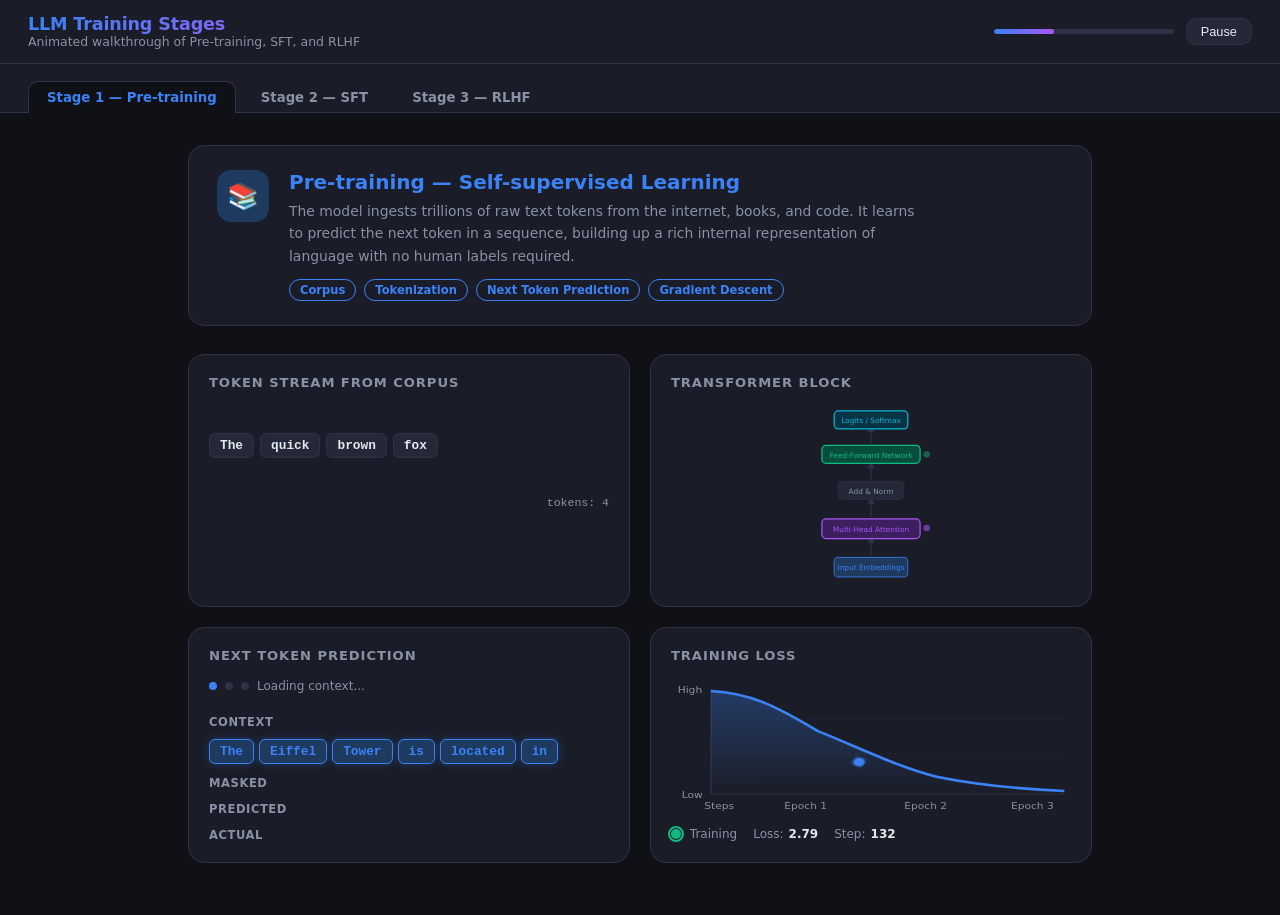
<file: Training_Stages/llm_training.html>
<!DOCTYPE html>
<html lang="en">
<head>
<meta charset="UTF-8" />
<meta name="viewport" content="width=device-width, initial-scale=1.0" />
<title>LLM Training Stages</title>
<style>
  :root {
    --bg:      #0f1117;
    --bg2:     #1a1d27;
    --bg3:     #252836;
    --border:  #2e3248;
    --text:    #e2e8f0;
    --dim:     #8892a4;
    --blue:    #3b82f6;
    --blue-bg: #1e3a5f;
    --purple:  #a855f7;
    --purple-bg: #3b1f5e;
    --teal:    #10b981;
    --teal-bg: #064e3b;
    --amber:   #f59e0b;
    --amber-bg:#451a03;
    --cyan:    #06b6d4;
    --cyan-bg: #083344;
    --r:       10px;
    --rl:      16px;
  }

  * { box-sizing: border-box; margin: 0; padding: 0; }

  body {
    background: var(--bg);
    color: var(--text);
    font-family: 'Segoe UI', system-ui, -apple-system, sans-serif;
    display: flex;
    flex-direction: column;
    min-height: 100vh;
    overflow-x: hidden;
  }

  /* ── HEADER ─────────────────────────────────────── */
  header {
    background: var(--bg2);
    border-bottom: 1px solid var(--border);
    padding: 14px 28px;
    display: flex;
    align-items: center;
    gap: 16px;
    flex-shrink: 0;
    position: sticky;
    top: 0;
    z-index: 100;
  }
  header h1 {
    font-size: 1.1rem;
    font-weight: 700;
    letter-spacing: -0.01em;
    background: linear-gradient(90deg, var(--blue), var(--purple));
    -webkit-background-clip: text;
    -webkit-text-fill-color: transparent;
    background-clip: text;
  }
  header p { font-size: 0.78rem; color: var(--dim); }

  /* progress bar */
  #progress-bar-wrap {
    margin-left: auto;
    display: flex;
    align-items: center;
    gap: 12px;
    flex-shrink: 0;
  }
  #progress-track {
    width: 180px;
    height: 5px;
    background: var(--border);
    border-radius: 99px;
    overflow: hidden;
  }
  #progress-fill {
    height: 100%;
    width: 0%;
    background: linear-gradient(90deg, var(--blue), var(--purple));
    border-radius: 99px;
    transition: width 0.4s ease;
  }
  #btn-playpause {
    background: var(--bg3);
    border: 1px solid var(--border);
    color: var(--text);
    font-size: 0.8rem;
    padding: 5px 14px;
    border-radius: var(--r);
    cursor: pointer;
    transition: border-color 0.15s, background 0.15s;
    white-space: nowrap;
  }
  #btn-playpause:hover { border-color: var(--blue); background: var(--blue-bg); }

  /* ── TABS ────────────────────────────────────────── */
  .tabs {
    display: flex;
    gap: 6px;
    padding: 16px 28px 0;
    border-bottom: 1px solid var(--border);
    background: var(--bg2);
    flex-shrink: 0;
  }
  .tab {
    padding: 8px 18px;
    border-radius: var(--r) var(--r) 0 0;
    border: 1px solid transparent;
    border-bottom: none;
    cursor: pointer;
    font-size: 0.83rem;
    font-weight: 600;
    color: var(--dim);
    transition: all 0.18s;
    position: relative;
    bottom: -1px;
    background: transparent;
  }
  .tab:hover { color: var(--text); background: var(--bg3); }
  .tab.active {
    color: var(--text);
    background: var(--bg);
    border-color: var(--border);
    border-bottom-color: var(--bg);
  }
  .tab[data-stage="0"].active { color: var(--blue); }
  .tab[data-stage="1"].active { color: var(--teal); }
  .tab[data-stage="2"].active { color: var(--purple); }

  /* ── CONTENT AREA ───────────────────────────────── */
  .content {
    flex: 1;
    padding: 32px 28px;
    max-width: 960px;
    margin: 0 auto;
    width: 100%;
  }

  /* stage panel */
  .stage-panel { display: none; }
  .stage-panel.active { display: block; }

  /* stage header card */
  .stage-header {
    border-radius: var(--rl);
    border: 1px solid var(--border);
    background: var(--bg2);
    padding: 24px 28px;
    margin-bottom: 28px;
    display: flex;
    gap: 20px;
    align-items: flex-start;
  }
  .stage-icon {
    width: 52px;
    height: 52px;
    border-radius: 14px;
    display: flex;
    align-items: center;
    justify-content: center;
    font-size: 1.6rem;
    flex-shrink: 0;
  }
  .stage-header-text h2 {
    font-size: 1.25rem;
    font-weight: 700;
    margin-bottom: 6px;
  }
  .stage-header-text p {
    font-size: 0.87rem;
    color: var(--dim);
    line-height: 1.6;
    max-width: 640px;
  }
  .badge-row { display: flex; gap: 8px; flex-wrap: wrap; margin-top: 12px; }
  .badge {
    font-size: 0.72rem;
    font-weight: 600;
    padding: 3px 10px;
    border-radius: 99px;
    border: 1px solid;
  }

  /* animation panels */
  .anim-grid {
    display: grid;
    grid-template-columns: 1fr 1fr;
    gap: 20px;
    margin-bottom: 20px;
  }
  @media (max-width: 640px) { .anim-grid { grid-template-columns: 1fr; } }

  .anim-card {
    background: var(--bg2);
    border: 1px solid var(--border);
    border-radius: var(--rl);
    padding: 20px;
    overflow: hidden;
  }
  .anim-card.full { grid-column: 1 / -1; }
  .anim-card h3 {
    font-size: 0.82rem;
    font-weight: 600;
    text-transform: uppercase;
    letter-spacing: 0.07em;
    color: var(--dim);
    margin-bottom: 16px;
  }

  /* ══════════════════════════════════════════════════
     STAGE 1 — PRE-TRAINING
  ══════════════════════════════════════════════════ */

  /* Token stream */
  .token-stream {
    display: flex;
    gap: 6px;
    flex-wrap: wrap;
    min-height: 80px;
    align-items: center;
  }
  .token {
    padding: 4px 10px;
    border-radius: 6px;
    font-size: 0.8rem;
    font-weight: 600;
    font-family: monospace;
    background: var(--bg3);
    border: 1px solid var(--border);
    color: var(--text);
    transition: all 0.3s;
    white-space: nowrap;
  }
  .token.highlight {
    background: var(--blue-bg);
    border-color: var(--blue);
    color: var(--blue);
    box-shadow: 0 0 10px rgba(59,130,246,0.3);
  }
  .token.masked {
    background: var(--bg3);
    border-color: var(--amber);
    color: var(--amber);
    letter-spacing: 2px;
  }
  .token.predicted {
    background: var(--teal-bg);
    border-color: var(--teal);
    color: var(--teal);
    animation: pop 0.3s ease;
  }
  .token.flowing {
    animation: slideIn 0.3s ease;
  }
  @keyframes slideIn {
    from { opacity: 0; transform: translateX(-10px); }
    to   { opacity: 1; transform: translateX(0); }
  }
  @keyframes pop {
    0%   { transform: scale(0.8); }
    50%  { transform: scale(1.15); }
    100% { transform: scale(1); }
  }

  /* Next-token prediction area */
  .ntp-container {
    display: flex;
    flex-direction: column;
    gap: 12px;
  }
  .ntp-row {
    display: flex;
    align-items: center;
    gap: 10px;
    flex-wrap: wrap;
  }
  .ntp-label {
    font-size: 0.72rem;
    color: var(--dim);
    min-width: 70px;
    font-weight: 600;
    text-transform: uppercase;
    letter-spacing: 0.05em;
  }
  .ntp-tokens { display: flex; gap: 5px; flex-wrap: wrap; }

  /* Transformer block SVG */
  .transformer-block {
    width: 100%;
    display: flex;
    justify-content: center;
  }

  /* Loss curve */
  .loss-curve-wrap { position: relative; }
  .loss-curve-wrap svg { width: 100%; height: 140px; display: block; }
  .loss-path {
    fill: none;
    stroke: var(--blue);
    stroke-width: 2.5;
    stroke-dasharray: 600;
    stroke-dashoffset: 600;
    transition: stroke-dashoffset 3s ease;
  }
  .loss-path.drawn { stroke-dashoffset: 0; }
  .loss-area {
    fill: url(#lossGrad);
    opacity: 0;
    transition: opacity 1s ease 0.5s;
  }
  .loss-area.drawn { opacity: 1; }
  .loss-label-current {
    font-size: 0.75rem;
    fill: var(--text);
  }

  /* ══════════════════════════════════════════════════
     STAGE 2 — SFT
  ══════════════════════════════════════════════════ */
  .pair-flow {
    display: flex;
    flex-direction: column;
    gap: 14px;
  }
  .pair-item {
    border-radius: var(--r);
    padding: 12px 16px;
    font-size: 0.83rem;
    line-height: 1.5;
    border: 1px solid;
    opacity: 0;
    transform: translateX(-16px);
    transition: opacity 0.4s ease, transform 0.4s ease;
  }
  .pair-item.visible {
    opacity: 1;
    transform: translateX(0);
  }
  .pair-item.instruction {
    background: var(--blue-bg);
    border-color: var(--blue);
  }
  .pair-item.response {
    background: var(--teal-bg);
    border-color: var(--teal);
  }
  .pair-item .pair-tag {
    font-size: 0.68rem;
    font-weight: 700;
    text-transform: uppercase;
    letter-spacing: 0.08em;
    margin-bottom: 5px;
  }
  .pair-item.instruction .pair-tag { color: var(--blue); }
  .pair-item.response .pair-tag { color: var(--teal); }

  /* Weight diff visualization */
  .weight-grid {
    display: grid;
    grid-template-columns: repeat(10, 1fr);
    gap: 3px;
  }
  .weight-cell {
    height: 20px;
    border-radius: 3px;
    background: var(--bg3);
    border: 1px solid var(--border);
    transition: background 0.4s ease, border-color 0.4s ease;
  }
  .weight-cell.activated {
    background: var(--teal-bg);
    border-color: var(--teal);
  }
  .weight-cell.strong {
    background: var(--teal);
    border-color: var(--teal);
  }

  /* Contrast bar */
  .contrast-bars {
    display: flex;
    flex-direction: column;
    gap: 10px;
  }
  .contrast-row {
    display: flex;
    align-items: center;
    gap: 10px;
  }
  .contrast-label {
    font-size: 0.75rem;
    color: var(--dim);
    min-width: 90px;
  }
  .contrast-bar-track {
    flex: 1;
    height: 10px;
    background: var(--bg3);
    border-radius: 99px;
    overflow: hidden;
    border: 1px solid var(--border);
  }
  .contrast-bar-fill {
    height: 100%;
    border-radius: 99px;
    width: 0%;
    transition: width 1.5s ease;
  }
  .contrast-bar-fill.raw { background: var(--amber); }
  .contrast-bar-fill.curated { background: var(--teal); }
  .contrast-val {
    font-size: 0.75rem;
    color: var(--dim);
    min-width: 30px;
    text-align: right;
  }

  /* ══════════════════════════════════════════════════
     STAGE 3 — RLHF
  ══════════════════════════════════════════════════ */
  .rlhf-pipeline {
    display: grid;
    grid-template-columns: 1fr 1fr 1fr;
    gap: 16px;
  }
  @media (max-width: 640px) { .rlhf-pipeline { grid-template-columns: 1fr; } }

  .rlhf-step {
    background: var(--bg3);
    border: 1px solid var(--border);
    border-radius: var(--r);
    padding: 14px;
    display: flex;
    flex-direction: column;
    gap: 10px;
    transition: border-color 0.3s;
  }
  .rlhf-step.active-step { border-color: var(--purple); box-shadow: 0 0 14px rgba(168,85,247,0.2); }
  .rlhf-step-title {
    font-size: 0.75rem;
    font-weight: 700;
    text-transform: uppercase;
    letter-spacing: 0.06em;
    color: var(--purple);
  }

  /* Response candidates */
  .response-candidate {
    font-size: 0.77rem;
    padding: 7px 10px;
    border-radius: 6px;
    border: 1px solid var(--border);
    background: var(--bg2);
    color: var(--dim);
    line-height: 1.4;
    transition: all 0.3s;
    position: relative;
  }
  .response-candidate.rank-1 {
    border-color: var(--teal);
    color: var(--text);
    background: var(--teal-bg);
  }
  .response-candidate.rank-2 {
    border-color: var(--amber);
    color: var(--text);
  }
  .response-candidate.rank-3 {
    border-color: var(--border);
    opacity: 0.6;
  }
  .rank-badge {
    position: absolute;
    top: -7px;
    right: 8px;
    font-size: 0.65rem;
    font-weight: 700;
    padding: 1px 7px;
    border-radius: 99px;
  }
  .rank-badge.r1 { background: var(--teal); color: #000; }
  .rank-badge.r2 { background: var(--amber); color: #000; }
  .rank-badge.r3 { background: var(--border); color: var(--dim); }

  /* Human rater */
  .rater-area {
    display: flex;
    flex-direction: column;
    gap: 8px;
    align-items: center;
  }
  .rater-icon {
    width: 40px;
    height: 40px;
    border-radius: 50%;
    background: var(--purple-bg);
    border: 2px solid var(--purple);
    display: flex;
    align-items: center;
    justify-content: center;
    font-size: 1.2rem;
  }
  .pref-arrow {
    display: flex;
    align-items: center;
    gap: 6px;
    font-size: 0.72rem;
    color: var(--dim);
  }
  .thumb {
    font-size: 1rem;
    opacity: 0;
    transition: opacity 0.4s;
  }
  .thumb.visible { opacity: 1; }

  /* Reward bars */
  .reward-bars { display: flex; flex-direction: column; gap: 8px; }
  .reward-row { display: flex; align-items: center; gap: 8px; }
  .reward-label { font-size: 0.72rem; color: var(--dim); min-width: 55px; }
  .reward-track {
    flex: 1;
    height: 8px;
    background: var(--bg2);
    border-radius: 99px;
    overflow: hidden;
    border: 1px solid var(--border);
  }
  .reward-fill {
    height: 100%;
    border-radius: 99px;
    width: 0%;
    transition: width 1.2s ease;
  }
  .reward-fill.high { background: var(--teal); }
  .reward-fill.mid  { background: var(--amber); }
  .reward-fill.low  { background: #ef4444; }
  .reward-score {
    font-size: 0.72rem;
    min-width: 30px;
    text-align: right;
    color: var(--dim);
    font-family: monospace;
  }

  /* PPO update pulse */
  .ppo-box {
    background: var(--purple-bg);
    border: 1px solid var(--purple);
    border-radius: var(--r);
    padding: 10px;
    text-align: center;
    font-size: 0.8rem;
    color: var(--purple);
    font-weight: 600;
    position: relative;
    overflow: hidden;
  }
  .ppo-box::after {
    content: '';
    position: absolute;
    inset: 0;
    background: linear-gradient(90deg, transparent, rgba(168,85,247,0.2), transparent);
    transform: translateX(-100%);
    animation: shimmer 2s ease infinite;
  }
  @keyframes shimmer {
    0%   { transform: translateX(-100%); }
    100% { transform: translateX(100%); }
  }
  .kl-bar-wrap { margin-top: 8px; }
  .kl-label { font-size: 0.68rem; color: var(--dim); margin-bottom: 4px; }
  .kl-track {
    height: 6px;
    background: var(--bg2);
    border-radius: 99px;
    overflow: hidden;
    border: 1px solid var(--border);
  }
  .kl-fill {
    height: 100%;
    background: linear-gradient(90deg, var(--purple), var(--blue));
    border-radius: 99px;
    width: 0%;
    transition: width 1.5s ease;
    animation: kl-pulse 2s ease infinite;
  }
  @keyframes kl-pulse {
    0%, 100% { opacity: 1; }
    50% { opacity: 0.6; }
  }

  /* ── SHARED UTILITIES ───────────────────────────── */
  .label-pill {
    display: inline-block;
    font-size: 0.68rem;
    font-weight: 700;
    padding: 2px 8px;
    border-radius: 99px;
    border: 1px solid;
    text-transform: uppercase;
    letter-spacing: 0.05em;
  }
  .step-indicator {
    display: flex;
    align-items: center;
    gap: 8px;
    font-size: 0.75rem;
    color: var(--dim);
    margin-bottom: 10px;
  }
  .step-dot {
    width: 8px;
    height: 8px;
    border-radius: 50%;
    background: var(--border);
    transition: background 0.3s;
  }
  .step-dot.active-dot { background: var(--blue); }

  /* animated connector arrow */
  .connector {
    display: flex;
    align-items: center;
    justify-content: center;
    color: var(--dim);
    font-size: 1.2rem;
    padding: 4px 0;
    animation: bounce-h 1.5s ease infinite;
  }
  @keyframes bounce-h {
    0%, 100% { transform: translateX(0); }
    50%       { transform: translateX(4px); }
  }

  /* gradient overlay for token stream scroll */
  .stream-wrap {
    position: relative;
    overflow: hidden;
  }
  .stream-wrap::after {
    content: '';
    position: absolute;
    right: 0;
    top: 0;
    bottom: 0;
    width: 40px;
    background: linear-gradient(to right, transparent, var(--bg2));
    pointer-events: none;
  }

  /* pulse ring for active node */
  .pulse-ring {
    display: inline-block;
    width: 10px;
    height: 10px;
    border-radius: 50%;
    background: var(--teal);
    position: relative;
  }
  .pulse-ring::after {
    content: '';
    position: absolute;
    inset: -3px;
    border-radius: 50%;
    border: 2px solid var(--teal);
    animation: ring-out 1.5s ease-out infinite;
  }
  @keyframes ring-out {
    0%   { transform: scale(1); opacity: 1; }
    100% { transform: scale(2.5); opacity: 0; }
  }

  /* step counter */
  .step-counter {
    font-size: 0.72rem;
    color: var(--dim);
    text-align: right;
    margin-top: 10px;
    font-family: monospace;
  }

  /* Loss epoch counter */
  .epoch-label {
    font-size: 0.72rem;
    fill: var(--dim);
  }

  /* transition between stages */
  .stage-panel {
    animation: none;
  }
  .stage-panel.entering {
    animation: fadeUp 0.35s ease both;
  }
  @keyframes fadeUp {
    from { opacity: 0; transform: translateY(12px); }
    to   { opacity: 1; transform: translateY(0); }
  }

  /* mini info row */
  .info-row {
    display: flex;
    gap: 16px;
    flex-wrap: wrap;
    margin-top: 8px;
  }
  .info-chip {
    font-size: 0.75rem;
    color: var(--dim);
    display: flex;
    align-items: center;
    gap: 5px;
  }
  .info-chip span { font-weight: 600; color: var(--text); }

  /* stage 1 specific colors */
  .s1 .stage-icon { background: var(--blue-bg); }
  .s1 .stage-header-text h2 { color: var(--blue); }
  .s1 .badge { border-color: var(--blue); color: var(--blue); }
  .s1 .anim-card h3 { /* inherit */ }

  /* stage 2 specific colors */
  .s2 .stage-icon { background: var(--teal-bg); }
  .s2 .stage-header-text h2 { color: var(--teal); }
  .s2 .badge { border-color: var(--teal); color: var(--teal); }

  /* stage 3 specific colors */
  .s3 .stage-icon { background: var(--purple-bg); }
  .s3 .stage-header-text h2 { color: var(--purple); }
  .s3 .badge { border-color: var(--purple); color: var(--purple); }

  /* scrollbar */
  ::-webkit-scrollbar { width: 6px; }
  ::-webkit-scrollbar-track { background: transparent; }
  ::-webkit-scrollbar-thumb { background: var(--border); border-radius: 3px; }
</style>
</head>
<body>

<!-- ══ HEADER ══════════════════════════════════════ -->
<header>
  <div>
    <h1>LLM Training Stages</h1>
    <p>Animated walkthrough of Pre-training, SFT, and RLHF</p>
  </div>
  <div id="progress-bar-wrap">
    <div id="progress-track"><div id="progress-fill"></div></div>
    <button id="btn-playpause">Pause</button>
  </div>
</header>

<!-- ══ TABS ════════════════════════════════════════ -->
<div class="tabs">
  <div class="tab active" data-stage="0">Stage 1 &mdash; Pre-training</div>
  <div class="tab" data-stage="1">Stage 2 &mdash; SFT</div>
  <div class="tab" data-stage="2">Stage 3 &mdash; RLHF</div>
</div>

<!-- ══ CONTENT ═════════════════════════════════════ -->
<div class="content">

  <!-- ── STAGE 1: PRE-TRAINING ──────────────────── -->
  <div class="stage-panel active s1" id="panel-0">
    <div class="stage-header">
      <div class="stage-icon">&#x1F4DA;</div>
      <div class="stage-header-text">
        <h2>Pre-training &mdash; Self-supervised Learning</h2>
        <p>The model ingests trillions of raw text tokens from the internet, books, and code. It learns to predict the next token in a sequence, building up a rich internal representation of language with no human labels required.</p>
        <div class="badge-row">
          <span class="badge">Corpus</span>
          <span class="badge">Tokenization</span>
          <span class="badge">Next Token Prediction</span>
          <span class="badge">Gradient Descent</span>
        </div>
      </div>
    </div>

    <div class="anim-grid">
      <!-- Token stream -->
      <div class="anim-card">
        <h3>Token Stream from Corpus</h3>
        <div class="stream-wrap">
          <div class="token-stream" id="token-stream"></div>
        </div>
        <div class="step-counter" id="token-counter">tokens: 0</div>
      </div>

      <!-- Transformer block -->
      <div class="anim-card">
        <h3>Transformer Block</h3>
        <div class="transformer-block">
          <svg viewBox="0 0 200 220" width="180" height="180">
            <defs>
              <filter id="glow">
                <feGaussianBlur stdDeviation="2" result="coloredBlur"/>
                <feMerge><feMergeNode in="coloredBlur"/><feMergeNode in="SourceGraphic"/></feMerge>
              </filter>
            </defs>
            <!-- Input embedding -->
            <rect x="55" y="185" width="90" height="24" rx="5" fill="#1e3a5f" stroke="#3b82f6" stroke-width="1"/>
            <text x="100" y="201" text-anchor="middle" fill="#3b82f6" font-size="9" font-family="system-ui">Input Embeddings</text>

            <!-- Arrow up -->
            <line x1="100" y1="183" x2="100" y2="163" stroke="#2e3248" stroke-width="1.5" marker-end="url(#arr)"/>

            <!-- Self-attention -->
            <rect x="40" y="138" width="120" height="24" rx="5" fill="#3b1f5e" stroke="#a855f7" stroke-width="1.5" id="attn-rect"/>
            <text x="100" y="154" text-anchor="middle" fill="#a855f7" font-size="9" font-family="system-ui">Multi-Head Attention</text>

            <!-- Arrow -->
            <line x1="100" y1="136" x2="100" y2="116" stroke="#2e3248" stroke-width="1.5" marker-end="url(#arr)"/>

            <!-- Add & Norm -->
            <rect x="60" y="92" width="80" height="22" rx="5" fill="#252836" stroke="#2e3248" stroke-width="1"/>
            <text x="100" y="107" text-anchor="middle" fill="#8892a4" font-size="9" font-family="system-ui">Add &amp; Norm</text>

            <line x1="100" y1="90" x2="100" y2="72" stroke="#2e3248" stroke-width="1.5" marker-end="url(#arr)"/>

            <!-- FFN -->
            <rect x="40" y="48" width="120" height="22" rx="5" fill="#064e3b" stroke="#10b981" stroke-width="1.5" id="ffn-rect"/>
            <text x="100" y="63" text-anchor="middle" fill="#10b981" font-size="9" font-family="system-ui">Feed-Forward Network</text>

            <line x1="100" y1="46" x2="100" y2="28" stroke="#2e3248" stroke-width="1.5" marker-end="url(#arr)"/>

            <!-- Output -->
            <rect x="55" y="6" width="90" height="22" rx="5" fill="#083344" stroke="#06b6d4" stroke-width="1.5" id="out-rect"/>
            <text x="100" y="21" text-anchor="middle" fill="#06b6d4" font-size="9" font-family="system-ui">Logits / Softmax</text>

            <!-- Arrow marker -->
            <defs>
              <marker id="arr" markerWidth="6" markerHeight="6" refX="3" refY="3" orient="auto">
                <path d="M0,0 L0,6 L6,3 z" fill="#2e3248"/>
              </marker>
            </defs>

            <!-- Active layer indicator (animated) -->
            <circle cx="168" cy="149" r="4" fill="#a855f7" id="attn-dot" opacity="0">
              <animate attributeName="opacity" values="0;1;0" dur="2s" begin="0s" repeatCount="indefinite"/>
            </circle>
            <circle cx="168" cy="59" r="4" fill="#10b981" id="ffn-dot" opacity="0">
              <animate attributeName="opacity" values="0;1;0" dur="2s" begin="1s" repeatCount="indefinite"/>
            </circle>
          </svg>
        </div>
      </div>

      <!-- Next token prediction -->
      <div class="anim-card">
        <h3>Next Token Prediction</h3>
        <div class="ntp-container" id="ntp-container">
          <div class="step-indicator">
            <div class="step-dot" id="ntp-d1"></div>
            <div class="step-dot" id="ntp-d2"></div>
            <div class="step-dot" id="ntp-d3"></div>
            <span id="ntp-step-label">Selecting context...</span>
          </div>
          <div class="ntp-row">
            <span class="ntp-label">Context</span>
            <div class="ntp-tokens" id="ntp-context"></div>
          </div>
          <div class="ntp-row">
            <span class="ntp-label">Masked</span>
            <div class="ntp-tokens" id="ntp-masked"></div>
          </div>
          <div class="ntp-row">
            <span class="ntp-label">Predicted</span>
            <div class="ntp-tokens" id="ntp-pred"></div>
          </div>
          <div class="ntp-row">
            <span class="ntp-label">Actual</span>
            <div class="ntp-tokens" id="ntp-actual"></div>
          </div>
        </div>
      </div>

      <!-- Loss curve -->
      <div class="anim-card">
        <h3>Training Loss</h3>
        <div class="loss-curve-wrap">
          <svg viewBox="0 0 300 140" preserveAspectRatio="none" id="loss-svg">
            <defs>
              <linearGradient id="lossGrad" x1="0" y1="0" x2="0" y2="1">
                <stop offset="0%" stop-color="#3b82f6" stop-opacity="0.3"/>
                <stop offset="100%" stop-color="#3b82f6" stop-opacity="0"/>
              </linearGradient>
            </defs>
            <!-- Grid lines -->
            <line x1="30" y1="10" x2="30" y2="115" stroke="#2e3248" stroke-width="1"/>
            <line x1="30" y1="115" x2="295" y2="115" stroke="#2e3248" stroke-width="1"/>
            <line x1="30" y1="40" x2="295" y2="40" stroke="#2e3248" stroke-width="0.5" stroke-dasharray="3,3"/>
            <line x1="30" y1="75" x2="295" y2="75" stroke="#2e3248" stroke-width="0.5" stroke-dasharray="3,3"/>
            <!-- Labels -->
            <text x="5" y="14" fill="#8892a4" font-size="8" font-family="system-ui">High</text>
            <text x="8" y="119" fill="#8892a4" font-size="8" font-family="system-ui">Low</text>
            <text x="25" y="130" fill="#8892a4" font-size="8" font-family="system-ui">Steps</text>
            <!-- Loss curve path (pre-computed smooth exponential decay) -->
            <path class="loss-area" id="loss-area"
              d="M30,12 C60,14 80,28 110,52 C140,68 170,88 200,98 C230,106 260,110 295,112 L295,115 L30,115 Z"/>
            <path class="loss-path" id="loss-path"
              d="M30,12 C60,14 80,28 110,52 C140,68 170,88 200,98 C230,106 260,110 295,112"/>
            <!-- Moving dot on curve -->
            <circle id="loss-dot" cx="30" cy="12" r="4" fill="#3b82f6" filter="url(#glow)">
              <animateMotion dur="4s" repeatCount="indefinite" rotate="auto">
                <mpath href="#loss-path-motion"/>
              </animateMotion>
            </circle>
            <!-- Hidden path for animateMotion (same coords) -->
            <path id="loss-path-motion" d="M30,12 C60,14 80,28 110,52 C140,68 170,88 200,98 C230,106 260,110 295,112" fill="none" stroke="none"/>
            <!-- Epoch labels -->
            <text x="85" y="130" fill="#8892a4" font-size="8" font-family="system-ui">Epoch 1</text>
            <text x="175" y="130" fill="#8892a4" font-size="8" font-family="system-ui">Epoch 2</text>
            <text x="255" y="130" fill="#8892a4" font-size="8" font-family="system-ui">Epoch 3</text>
          </svg>
        </div>
        <div class="info-row">
          <div class="info-chip"><span class="pulse-ring"></span> &nbsp;Training</div>
          <div class="info-chip">Loss: <span id="live-loss">2.84</span></div>
          <div class="info-chip">Step: <span id="live-step">0</span></div>
        </div>
      </div>
    </div>
  </div>

  <!-- ── STAGE 2: SFT ────────────────────────────── -->
  <div class="stage-panel s2" id="panel-1">
    <div class="stage-header">
      <div class="stage-icon">&#x1F527;</div>
      <div class="stage-header-text">
        <h2>Supervised Fine-tuning (SFT)</h2>
        <p>Human annotators create high-quality (instruction, response) pairs. The model is trained to maximize the probability of the correct response given an instruction, shifting its behavior toward being helpful and following directions.</p>
        <div class="badge-row">
          <span class="badge">Instruction</span>
          <span class="badge">Target Response</span>
          <span class="badge">Cross-entropy Loss</span>
          <span class="badge">Fine-tuned Weights</span>
        </div>
      </div>
    </div>

    <div class="anim-grid">
      <!-- Instruction-response pairs -->
      <div class="anim-card">
        <h3>Instruction &rarr; Response Pairs</h3>
        <div class="pair-flow" id="pair-flow"></div>
      </div>

      <!-- Data quality contrast -->
      <div class="anim-card">
        <h3>Data Quality: Raw vs. Curated</h3>
        <div class="contrast-bars" id="contrast-bars">
          <div class="contrast-row">
            <span class="contrast-label">Pre-training<br><small style="color:var(--amber);font-size:0.65rem">Raw web data</small></span>
            <div class="contrast-bar-track"><div class="contrast-bar-fill raw" id="bar-raw"></div></div>
            <span class="contrast-val" id="val-raw">0%</span>
          </div>
          <div class="contrast-row">
            <span class="contrast-label">SFT<br><small style="color:var(--teal);font-size:0.65rem">Curated pairs</small></span>
            <div class="contrast-bar-track"><div class="contrast-bar-fill curated" id="bar-curated"></div></div>
            <span class="contrast-val" id="val-curated">0%</span>
          </div>
        </div>
        <div style="margin-top:14px;">
          <div style="font-size:0.72rem;color:var(--dim);margin-bottom:8px;">Volume vs. Quality trade-off</div>
          <div style="display:flex;gap:10px;flex-wrap:wrap;">
            <div class="info-chip">Volume: <span style="color:var(--amber)">~1T tokens</span></div>
            <div class="info-chip">SFT: <span style="color:var(--teal)">~100K pairs</span></div>
          </div>
        </div>
      </div>

      <!-- Weight update visualization -->
      <div class="anim-card full">
        <h3>Weight Update Visualization (Layer Sample)</h3>
        <div style="font-size:0.75rem;color:var(--dim);margin-bottom:10px;">Cells light up as gradient descent adjusts weights toward instruction-following behavior</div>
        <div class="weight-grid" id="weight-grid"></div>
        <div style="display:flex;gap:16px;margin-top:10px;">
          <div class="info-chip"><span style="display:inline-block;width:10px;height:10px;border-radius:2px;background:var(--bg3);border:1px solid var(--border);margin-right:4px;"></span>Unchanged</div>
          <div class="info-chip"><span style="display:inline-block;width:10px;height:10px;border-radius:2px;background:var(--teal-bg);border:1px solid var(--teal);margin-right:4px;"></span>Activated</div>
          <div class="info-chip"><span style="display:inline-block;width:10px;height:10px;border-radius:2px;background:var(--teal);border:1px solid var(--teal);margin-right:4px;"></span>Strong update</div>
        </div>
      </div>
    </div>
  </div>

  <!-- ── STAGE 3: RLHF ───────────────────────────── -->
  <div class="stage-panel s3" id="panel-2">
    <div class="stage-header">
      <div class="stage-icon">&#x1F3AF;</div>
      <div class="stage-header-text">
        <h2>RLHF &mdash; Reinforcement Learning from Human Feedback</h2>
        <p>Human raters compare model outputs and express preferences. A reward model learns to predict these preferences. The language model (policy) is then optimized using PPO to generate responses that earn higher reward scores, constrained by a KL penalty to prevent reward hacking.</p>
        <div class="badge-row">
          <span class="badge">Policy Model</span>
          <span class="badge">Reward Model</span>
          <span class="badge">Human Preference</span>
          <span class="badge">PPO Update</span>
        </div>
      </div>
    </div>

    <div class="anim-card full" style="margin-bottom:20px;">
      <h3>RLHF Pipeline</h3>
      <div class="rlhf-pipeline">
        <!-- Step 1: Generation -->
        <div class="rlhf-step" id="rlhf-step-1">
          <div class="rlhf-step-title">1 &mdash; Generate Responses</div>
          <div style="font-size:0.72rem;color:var(--dim);margin-bottom:8px;">Policy model produces multiple candidates for the same prompt</div>
          <div style="font-size:0.75rem;color:var(--dim);margin-bottom:8px;font-style:italic;">"Explain recursion in simple terms"</div>
          <div style="display:flex;flex-direction:column;gap:7px;" id="candidates"></div>
        </div>

        <!-- Step 2: Human rating -->
        <div class="rlhf-step" id="rlhf-step-2">
          <div class="rlhf-step-title">2 &mdash; Human Ranking</div>
          <div style="font-size:0.72rem;color:var(--dim);margin-bottom:10px;">Annotators rank outputs by helpfulness, accuracy, and safety</div>
          <div class="rater-area">
            <div class="rater-icon">&#x1F9D1;</div>
            <div style="font-size:0.72rem;color:var(--dim);">Human Rater</div>
            <div class="pref-arrow">
              <span class="thumb" id="thumb-up">&#x1F44D;</span>
              <span style="font-size:0.65rem;">Response A &gt; B &gt; C</span>
              <span class="thumb" id="thumb-down">&#x1F44E;</span>
            </div>
            <div style="width:100%;margin-top:6px;">
              <div style="font-size:0.68rem;color:var(--dim);margin-bottom:4px;">Preference signal strength</div>
              <div style="height:6px;background:var(--bg2);border-radius:99px;border:1px solid var(--border);overflow:hidden;">
                <div id="pref-fill" style="height:100%;background:linear-gradient(90deg,var(--purple),var(--blue));border-radius:99px;width:0%;transition:width 1.5s ease;"></div>
              </div>
            </div>
          </div>
        </div>

        <!-- Step 3: Reward + PPO -->
        <div class="rlhf-step" id="rlhf-step-3">
          <div class="rlhf-step-title">3 &mdash; Reward Model &amp; PPO</div>
          <div style="font-size:0.72rem;color:var(--dim);margin-bottom:8px;">Reward model scores outputs; PPO updates policy weights</div>
          <div class="reward-bars" id="reward-bars">
            <div class="reward-row">
              <span class="reward-label">Response A</span>
              <div class="reward-track"><div class="reward-fill high" id="r-a"></div></div>
              <span class="reward-score" id="rs-a">+0.0</span>
            </div>
            <div class="reward-row">
              <span class="reward-label">Response B</span>
              <div class="reward-track"><div class="reward-fill mid" id="r-b"></div></div>
              <span class="reward-score" id="rs-b">+0.0</span>
            </div>
            <div class="reward-row">
              <span class="reward-label">Response C</span>
              <div class="reward-track"><div class="reward-fill low" id="r-c"></div></div>
              <span class="reward-score" id="rs-c">+0.0</span>
            </div>
          </div>
          <div class="ppo-box" style="margin-top:10px;">
            PPO Policy Update
            <div class="kl-bar-wrap">
              <div class="kl-label">KL Divergence Penalty</div>
              <div class="kl-track"><div class="kl-fill" id="kl-fill"></div></div>
            </div>
          </div>
        </div>
      </div>
    </div>

    <!-- Policy improvement over iterations -->
    <div class="anim-card full">
      <h3>Policy Improvement over RLHF Iterations</h3>
      <div style="display:flex;flex-direction:column;gap:8px;" id="policy-bars"></div>
    </div>
  </div>

</div><!-- /content -->

<script>
// ── STATE ─────────────────────────────────────────
let currentStage = 0;
let paused = false;
let globalTimer = null;
let stageTimers = [];

// ── TABS ──────────────────────────────────────────
const tabs = document.querySelectorAll('.tab');
const panels = document.querySelectorAll('.stage-panel');

tabs.forEach(tab => {
  tab.addEventListener('click', () => {
    const s = parseInt(tab.dataset.stage);
    switchStage(s);
  });
});

function switchStage(s) {
  clearAllTimers();
  tabs.forEach((t, i) => t.classList.toggle('active', i === s));
  panels.forEach((p, i) => {
    p.classList.remove('active', 'entering');
    if (i === s) {
      p.classList.add('active');
      void p.offsetWidth; // reflow
      p.classList.add('entering');
    }
  });
  currentStage = s;
  updateProgress();
  startStageAnimations(s);
}

// ── PROGRESS BAR ─────────────────────────────────
function updateProgress() {
  const pct = ((currentStage + 1) / 3) * 100;
  document.getElementById('progress-fill').style.width = pct + '%';
}
updateProgress();

// ── PLAY/PAUSE ────────────────────────────────────
document.getElementById('btn-playpause').addEventListener('click', () => {
  paused = !paused;
  document.getElementById('btn-playpause').textContent = paused ? 'Play' : 'Pause';
  if (!paused) startStageAnimations(currentStage);
  else clearAllTimers();
});

function clearAllTimers() {
  stageTimers.forEach(t => { clearTimeout(t); clearInterval(t); });
  stageTimers = [];
}

function addTimer(fn, delay) {
  const t = setTimeout(fn, delay);
  stageTimers.push(t);
  return t;
}
function addInterval(fn, delay) {
  const t = setInterval(fn, delay);
  stageTimers.push(t);
  return t;
}

// ══════════════════════════════════════════════════
// STAGE 1 ANIMATIONS
// ══════════════════════════════════════════════════
const corpusTokens = [
  'The','quick','brown','fox','jumps','over','the','lazy','dog',
  'Language','models','learn','by','predicting','tokens',
  'Deep','learning','enables','powerful','text','generation',
  'Attention','is','all','you','need','for','transformers',
  'Self','supervised','training','on','massive','corpora',
  'Neural','networks','approximate','complex','functions',
];

const ntpExamples = [
  { ctx: ['The','Eiffel','Tower','is','located','in'], target: 'Paris' },
  { ctx: ['def','fibonacci','(','n',')','return'], target: 'n' },
  { ctx: ['The','patient','was','diagnosed','with'], target: 'diabetes' },
  { ctx: ['Once','upon','a','time','in','a','land'], target: 'far' },
  { ctx: ['The','loss','function','measures','the'], target: 'error' },
];

function startStage1() {
  // --- Token stream ---
  const streamEl = document.getElementById('token-stream');
  const counterEl = document.getElementById('token-counter');
  streamEl.innerHTML = '';
  let tokenIdx = 0;
  let tokenCount = 0;

  function addToken() {
    if (paused) return;
    const t = document.createElement('div');
    t.className = 'token flowing';
    t.textContent = corpusTokens[tokenIdx % corpusTokens.length];
    streamEl.appendChild(t);
    tokenIdx++;
    tokenCount++;
    counterEl.textContent = 'tokens: ' + tokenCount.toLocaleString();
    // keep max 24 visible
    while (streamEl.children.length > 24) {
      streamEl.removeChild(streamEl.firstChild);
    }
  }
  addInterval(addToken, 350);

  // --- Loss curve ---
  addTimer(() => {
    document.getElementById('loss-path').classList.add('drawn');
    document.getElementById('loss-area').classList.add('drawn');
  }, 400);

  // Live loss counter
  let lossVal = 2.84;
  let stepVal = 0;
  addInterval(() => {
    if (paused) return;
    lossVal = Math.max(0.82, lossVal - (Math.random() * 0.04 + 0.01));
    stepVal += Math.floor(Math.random() * 50 + 30);
    document.getElementById('live-loss').textContent = lossVal.toFixed(2);
    document.getElementById('live-step').textContent = stepVal.toLocaleString();
  }, 600);

  // --- NTP animation ---
  let ntpIdx = 0;
  function runNTP() {
    if (paused) return;
    const ex = ntpExamples[ntpIdx % ntpExamples.length];
    ntpIdx++;

    // reset dots
    ['ntp-d1','ntp-d2','ntp-d3'].forEach(id => {
      document.getElementById(id).classList.remove('active-dot');
    });
    document.getElementById('ntp-context').innerHTML = '';
    document.getElementById('ntp-masked').innerHTML = '';
    document.getElementById('ntp-pred').innerHTML = '';
    document.getElementById('ntp-actual').innerHTML = '';

    // Step 1: show context
    document.getElementById('ntp-d1').classList.add('active-dot');
    document.getElementById('ntp-step-label').textContent = 'Loading context...';
    ex.ctx.forEach((w, i) => {
      addTimer(() => {
        if (paused) return;
        const tk = makeToken(w, 'highlight');
        document.getElementById('ntp-context').appendChild(tk);
      }, i * 100);
    });

    // Step 2: show mask
    addTimer(() => {
      if (paused) return;
      document.getElementById('ntp-d1').classList.remove('active-dot');
      document.getElementById('ntp-d2').classList.add('active-dot');
      document.getElementById('ntp-step-label').textContent = 'Token masked...';
      const mk = makeToken('???', 'masked');
      document.getElementById('ntp-masked').appendChild(mk);
    }, ex.ctx.length * 100 + 300);

    // Step 3: prediction
    addTimer(() => {
      if (paused) return;
      document.getElementById('ntp-d2').classList.remove('active-dot');
      document.getElementById('ntp-d3').classList.add('active-dot');
      document.getElementById('ntp-step-label').textContent = 'Predicting...';
      const pd = makeToken(ex.target, 'predicted');
      document.getElementById('ntp-pred').appendChild(pd);
    }, ex.ctx.length * 100 + 900);

    // Step 4: reveal actual
    addTimer(() => {
      if (paused) return;
      document.getElementById('ntp-step-label').textContent = 'Revealed!';
      const ac = makeToken(ex.target, 'highlight');
      document.getElementById('ntp-actual').appendChild(ac);
    }, ex.ctx.length * 100 + 1500);

    // next NTP cycle
    addTimer(runNTP, ex.ctx.length * 100 + 3200);
  }
  addTimer(runNTP, 600);
}

function makeToken(text, cls) {
  const t = document.createElement('div');
  t.className = 'token ' + (cls || '');
  t.textContent = text;
  return t;
}

// ══════════════════════════════════════════════════
// STAGE 2 ANIMATIONS
// ══════════════════════════════════════════════════
const sftPairs = [
  { inst: 'Summarize the following article in one sentence.', resp: 'The article discusses the impact of climate change on Arctic sea ice levels over the past decade.' },
  { inst: 'Write a Python function to reverse a string.', resp: 'def reverse_string(s): return s[::-1]' },
  { inst: 'Explain the concept of entropy in thermodynamics.', resp: 'Entropy measures the degree of disorder in a system; it always increases in isolated systems.' },
  { inst: 'Translate "Good morning" to Spanish.', resp: '¡Buenos días!' },
];

function startStage2() {
  // --- Instruction/response pairs ---
  const pairFlow = document.getElementById('pair-flow');
  pairFlow.innerHTML = '';
  let pairIdx = 0;

  function addPair() {
    if (paused) return;
    pairFlow.innerHTML = '';
    const pair = sftPairs[pairIdx % sftPairs.length];
    pairIdx++;

    const iDiv = document.createElement('div');
    iDiv.className = 'pair-item instruction';
    iDiv.innerHTML = '<div class="pair-tag">Instruction</div>' + pair.inst;
    pairFlow.appendChild(iDiv);
    addTimer(() => iDiv.classList.add('visible'), 60);

    addTimer(() => {
      if (paused) return;
      const rDiv = document.createElement('div');
      rDiv.className = 'pair-item response';
      rDiv.innerHTML = '<div class="pair-tag">Target Response</div>' + pair.resp;
      pairFlow.appendChild(rDiv);
      addTimer(() => rDiv.classList.add('visible'), 60);
    }, 900);

    addTimer(addPair, 4000);
  }
  addPair();

  // --- Data quality bars ---
  addTimer(() => {
    const barRaw = document.getElementById('bar-raw');
    const barCurated = document.getElementById('bar-curated');
    const valRaw = document.getElementById('val-raw');
    const valCurated = document.getElementById('val-curated');

    // Raw: high volume, lower quality
    barRaw.style.width = '92%';
    valRaw.textContent = '92%';

    addTimer(() => {
      barCurated.style.width = '18%';
      valCurated.textContent = '18%';
    }, 500);
  }, 400);

  // --- Weight grid ---
  const weightGrid = document.getElementById('weight-grid');
  weightGrid.innerHTML = '';
  const cells = [];
  for (let i = 0; i < 80; i++) {
    const c = document.createElement('div');
    c.className = 'weight-cell';
    weightGrid.appendChild(c);
    cells.push(c);
  }

  function animateWeights() {
    if (paused) return;
    // reset some
    cells.forEach(c => {
      if (Math.random() < 0.15) {
        c.classList.remove('activated', 'strong');
      }
    });
    // activate new ones
    const n = Math.floor(Math.random() * 8) + 4;
    for (let i = 0; i < n; i++) {
      const idx = Math.floor(Math.random() * cells.length);
      cells[idx].classList.add(Math.random() > 0.5 ? 'strong' : 'activated');
    }
  }
  addInterval(animateWeights, 400);
}

// ══════════════════════════════════════════════════
// STAGE 3 ANIMATIONS
// ══════════════════════════════════════════════════
const responses = [
  { label: 'A', text: 'Recursion is when a function calls itself. Like Russian dolls — each one opens to reveal a smaller one, until you reach the smallest.' },
  { label: 'B', text: 'In computer science, recursion refers to a method where the solution to a problem depends on solutions to smaller instances of the same problem.' },
  { label: 'C', text: 'Recursion = function(function(function(...)). It stops at base case.' },
];

function startStage3() {
  // --- Candidates ---
  const candEl = document.getElementById('candidates');
  candEl.innerHTML = '';

  responses.forEach((r, i) => {
    const el = document.createElement('div');
    el.className = 'response-candidate';
    el.id = 'cand-' + r.label;
    el.innerHTML = '<strong style="color:var(--purple);margin-right:6px;">' + r.label + '.</strong>' + r.text.slice(0, 55) + '...';
    el.style.opacity = '0';
    candEl.appendChild(el);
    addTimer(() => { el.style.opacity = '1'; el.style.transition = 'opacity 0.3s'; }, i * 300 + 200);
  });

  // After generation, show rankings
  addTimer(() => {
    if (paused) return;
    document.getElementById('rlhf-step-1').classList.add('active-step');
    const ca = document.getElementById('cand-A');
    const cb = document.getElementById('cand-B');
    const cc = document.getElementById('cand-C');
    if (ca) ca.classList.add('rank-1');
    if (cb) cb.classList.add('rank-2');
    if (cc) cc.classList.add('rank-3');

    // Add rank badges
    [['A','r1','#1 Best'],['B','r2','#2'],['C','r3','#3']].forEach(([l,cls,lbl]) => {
      const bd = document.createElement('span');
      bd.className = 'rank-badge ' + cls;
      bd.textContent = lbl;
      const el = document.getElementById('cand-' + l);
      if (el) { el.style.position = 'relative'; el.appendChild(bd); }
    });
  }, 1200);

  // Step 2: human rater
  addTimer(() => {
    if (paused) return;
    document.getElementById('rlhf-step-1').classList.remove('active-step');
    document.getElementById('rlhf-step-2').classList.add('active-step');
    addTimer(() => { document.getElementById('thumb-up').classList.add('visible'); }, 400);
    addTimer(() => { document.getElementById('thumb-down').classList.add('visible'); }, 800);
    addTimer(() => { document.getElementById('pref-fill').style.width = '78%'; }, 600);
  }, 2800);

  // Step 3: reward model
  addTimer(() => {
    if (paused) return;
    document.getElementById('rlhf-step-2').classList.remove('active-step');
    document.getElementById('rlhf-step-3').classList.add('active-step');

    addTimer(() => {
      document.getElementById('r-a').style.width = '86%';
      document.getElementById('rs-a').textContent = '+0.86';
    }, 200);
    addTimer(() => {
      document.getElementById('r-b').style.width = '54%';
      document.getElementById('rs-b').textContent = '+0.54';
    }, 600);
    addTimer(() => {
      document.getElementById('r-c').style.width = '22%';
      document.getElementById('rs-c').textContent = '+0.22';
    }, 1000);
    addTimer(() => {
      document.getElementById('kl-fill').style.width = '35%';
    }, 1400);
  }, 5000);

  // Repeat cycle
  addTimer(() => {
    resetRLHF();
    addTimer(() => startStage3(), 800);
  }, 12000);

  // --- Policy improvement bars ---
  const policyBars = document.getElementById('policy-bars');
  policyBars.innerHTML = '';
  const iterations = [
    { label: 'SFT Baseline', pct: 38, color: 'var(--dim)' },
    { label: 'RLHF Iter 1', pct: 55, color: 'var(--blue)' },
    { label: 'RLHF Iter 2', pct: 68, color: 'var(--purple)' },
    { label: 'RLHF Iter 3', pct: 79, color: 'var(--teal)' },
    { label: 'RLHF Iter 4', pct: 87, color: 'var(--cyan)' },
  ];
  iterations.forEach((it, i) => {
    const row = document.createElement('div');
    row.style.cssText = 'display:flex;align-items:center;gap:10px;';
    row.innerHTML = `
      <span style="font-size:0.75rem;color:var(--dim);min-width:110px;">${it.label}</span>
      <div style="flex:1;height:10px;background:var(--bg3);border-radius:99px;overflow:hidden;border:1px solid var(--border);">
        <div class="iter-bar" style="height:100%;border-radius:99px;background:${it.color};width:0%;transition:width 1.2s ease ${i*0.2}s;"></div>
      </div>
      <span style="font-size:0.72rem;color:${it.color};min-width:36px;font-family:monospace;">${it.pct}%</span>
    `;
    policyBars.appendChild(row);
  });
  addTimer(() => {
    policyBars.querySelectorAll('.iter-bar').forEach((b, i) => {
      b.style.width = iterations[i].pct + '%';
    });
  }, 600);
}

function resetRLHF() {
  document.getElementById('rlhf-step-1').classList.remove('active-step');
  document.getElementById('rlhf-step-2').classList.remove('active-step');
  document.getElementById('rlhf-step-3').classList.remove('active-step');
  document.getElementById('thumb-up').classList.remove('visible');
  document.getElementById('thumb-down').classList.remove('visible');
  document.getElementById('pref-fill').style.width = '0%';
  document.getElementById('r-a').style.width = '0%';
  document.getElementById('r-b').style.width = '0%';
  document.getElementById('r-c').style.width = '0%';
  document.getElementById('rs-a').textContent = '+0.0';
  document.getElementById('rs-b').textContent = '+0.0';
  document.getElementById('rs-c').textContent = '+0.0';
  document.getElementById('kl-fill').style.width = '0%';
}

// ── AUTO-ADVANCE ──────────────────────────────────
const STAGE_DURATION = 18000; // 18 seconds per stage

function startStageAnimations(s) {
  clearAllTimers();
  if (s === 0) startStage1();
  else if (s === 1) startStage2();
  else if (s === 2) startStage3();

  // auto-advance after duration
  if (!paused) {
    addTimer(() => {
      if (!paused) switchStage((s + 1) % 3);
    }, STAGE_DURATION);
  }
}

// ── INIT ─────────────────────────────────────────
startStageAnimations(0);
</script>
</body>
</html>
</file>
<file: AgenticFlow/styles.css>
:root {
  --bg: #0f1117;
  --bg2: #1a1d27;
  --bg3: #252836;
  --border: #2e3248;
  --text: #e2e8f0;
  --dim: #8892a4;
  --system: #f59e0b;
  --user: #3b82f6;
  --planning: #a855f7;
  --tool-call: #10b981;
  --tool-result: #06b6d4;
  --response: #c084fc;
}

* { box-sizing: border-box; }
body {
  margin: 0;
  background: radial-gradient(1200px 700px at 20% -10%, #1f2334, var(--bg));
  color: var(--text);
  font-family: "Segoe UI", system-ui, sans-serif;
  height: 100vh;
  display: flex;
  flex-direction: column;
}

header {
  background: var(--bg2);
  border-bottom: 1px solid var(--border);
  padding: 14px 20px;
  display: flex;
  align-items: center;
  gap: 12px;
}
header h1 { margin: 0 0 4px; font-size: 1.08rem; }
header p { margin: 0; color: var(--dim); font-size: 0.82rem; }
.badge {
  margin-left: auto;
  border: 1px solid #7c3aed;
  color: #ddd6fe;
  background: #2b1b46;
  padding: 3px 9px;
  border-radius: 999px;
  font-size: 0.72rem;
}

.main { flex: 1; min-height: 0; display: flex; }

.sidebar {
  width: 260px;
  background: var(--bg2);
  border-right: 1px solid var(--border);
  padding: 12px;
  overflow-y: auto;
}
.sidebar h2 {
  margin: 4px 4px 10px;
  color: var(--dim);
  font-size: 0.7rem;
  text-transform: uppercase;
  letter-spacing: 0.08em;
}
.case-list { display: flex; flex-direction: column; gap: 8px; }
.case-card {
  background: var(--bg3);
  border: 1px solid var(--border);
  border-radius: 10px;
  padding: 9px 10px;
  cursor: pointer;
}
.case-card:hover { border-color: var(--planning); }
.case-card.active { border-color: var(--planning); box-shadow: 0 0 0 1px var(--planning); }
.case-title { font-weight: 600; font-size: 0.85rem; }
.case-desc { font-size: 0.75rem; color: var(--dim); margin-top: 4px; }

.flow-area { flex: 1; min-width: 0; display: flex; flex-direction: column; }
.flow-scroll {
  flex: 1;
  min-height: 0;
  overflow-y: auto;
  padding: 18px;
  display: flex;
  flex-direction: column;
  align-items: center;
  gap: 8px;
}

.empty-state {
  margin-top: 80px;
  text-align: center;
  color: var(--dim);
}
.empty-icon { font-size: 2.4rem; }
.empty-title { color: var(--text); font-weight: 600; margin-top: 8px; }
.empty-sub { margin-top: 4px; font-size: 0.82rem; }

.step-card {
  width: min(820px, 100%);
  border: 1px solid var(--border);
  border-radius: 12px;
  overflow: hidden;
  cursor: pointer;
}
.step-card.active { box-shadow: 0 0 0 2px var(--planning); }
.step-header {
  display: flex;
  align-items: center;
  gap: 8px;
  padding: 9px 12px;
  font-size: 0.8rem;
  font-weight: 600;
}
.step-summary {
  background: var(--bg3);
  padding: 10px 12px;
  font-size: 0.8rem;
  color: var(--text);
  border-top: 1px solid var(--border);
  line-height: 1.45;
}
.type-system .step-header { background: #3d2a05; color: var(--system); }
.type-user .step-header { background: #102a48; color: var(--user); }
.type-planning .step-header { background: #311543; color: var(--planning); }
.type-tool_call .step-header { background: #08392f; color: var(--tool-call); }
.type-tool_result .step-header { background: #083344; color: var(--tool-result); }
.type-response .step-header { background: #3a214b; color: var(--response); }
.type-loop .step-header { background: #431407; color: #f97316; }

.arrow {
  width: 2px;
  height: 16px;
  background: linear-gradient(to bottom, var(--border), #6d28d9);
}

.controls {
  border-top: 1px solid var(--border);
  background: var(--bg2);
  padding: 10px 16px;
  display: flex;
  align-items: center;
  gap: 8px;
}
.btn {
  border: 1px solid var(--border);
  background: var(--bg3);
  color: var(--text);
  border-radius: 8px;
  padding: 7px 12px;
  font-size: 0.8rem;
  cursor: pointer;
}
.btn.primary {
  border-color: #7c3aed;
  background: #6d28d9;
}
.btn:disabled { opacity: 0.45; cursor: not-allowed; }

.progress-bar { flex: 1; height: 4px; background: var(--border); border-radius: 4px; overflow: hidden; }
.progress-fill { height: 100%; width: 0%; background: linear-gradient(to right, var(--user), var(--planning)); }
.step-counter { color: var(--dim); font-size: 0.78rem; }

.detail-panel {
  width: 340px;
  background: var(--bg2);
  border-left: 1px solid var(--border);
  display: flex;
  flex-direction: column;
}
.tab-bar { display: flex; border-bottom: 1px solid var(--border); }
.tab-btn {
  flex: 1;
  border: 0;
  background: transparent;
  color: var(--dim);
  padding: 10px 8px;
  font-size: 0.72rem;
  font-weight: 600;
  text-transform: uppercase;
  cursor: pointer;
}
.tab-btn.active { color: var(--planning); border-bottom: 2px solid var(--planning); }

.pane { display: none; min-height: 0; flex: 1; }
.pane.active { display: block; }
.pane-content {
  padding: 12px;
  font-size: 0.77rem;
  overflow-y: auto;
  height: 100%;
  line-height: 1.5;
}
.pane-content.empty { color: var(--dim); }
.detail-field { margin-bottom: 10px; }
.detail-key {
  color: var(--dim);
  text-transform: uppercase;
  letter-spacing: 0.06em;
  font-size: 0.64rem;
  margin-bottom: 4px;
}
.detail-val {
  background: var(--bg3);
  border: 1px solid var(--border);
  border-radius: 8px;
  padding: 7px 8px;
  white-space: pre-wrap;
  word-break: break-word;
}
.json {
  background: #0b1020;
  border: 1px solid var(--border);
  border-radius: 8px;
  padding: 9px;
  white-space: pre-wrap;
  word-break: break-word;
  font-family: "Courier New", monospace;
  color: #a5f3fc;
  font-size: 0.7rem;
}

.legend {
  border-top: 1px solid var(--border);
  padding: 10px 12px;
  display: grid;
  grid-template-columns: 1fr 1fr;
  gap: 6px;
  color: var(--dim);
  font-size: 0.72rem;
}
.dot {
  width: 8px;
  height: 8px;
  display: inline-block;
  border-radius: 999px;
  margin-right: 5px;
}
.dot.system { background: var(--system); }
.dot.user { background: var(--user); }
.dot.planning { background: var(--planning); }
.dot.tool_call { background: var(--tool-call); }
.dot.tool_result { background: var(--tool-result); }
.dot.response { background: var(--response); }

@media (max-width: 980px) {
  .main { flex-direction: column; }
  .sidebar { width: 100%; border-right: 0; border-bottom: 1px solid var(--border); max-height: 180px; }
  .detail-panel { width: 100%; border-left: 0; border-top: 1px solid var(--border); min-height: 220px; }
}
</file>
